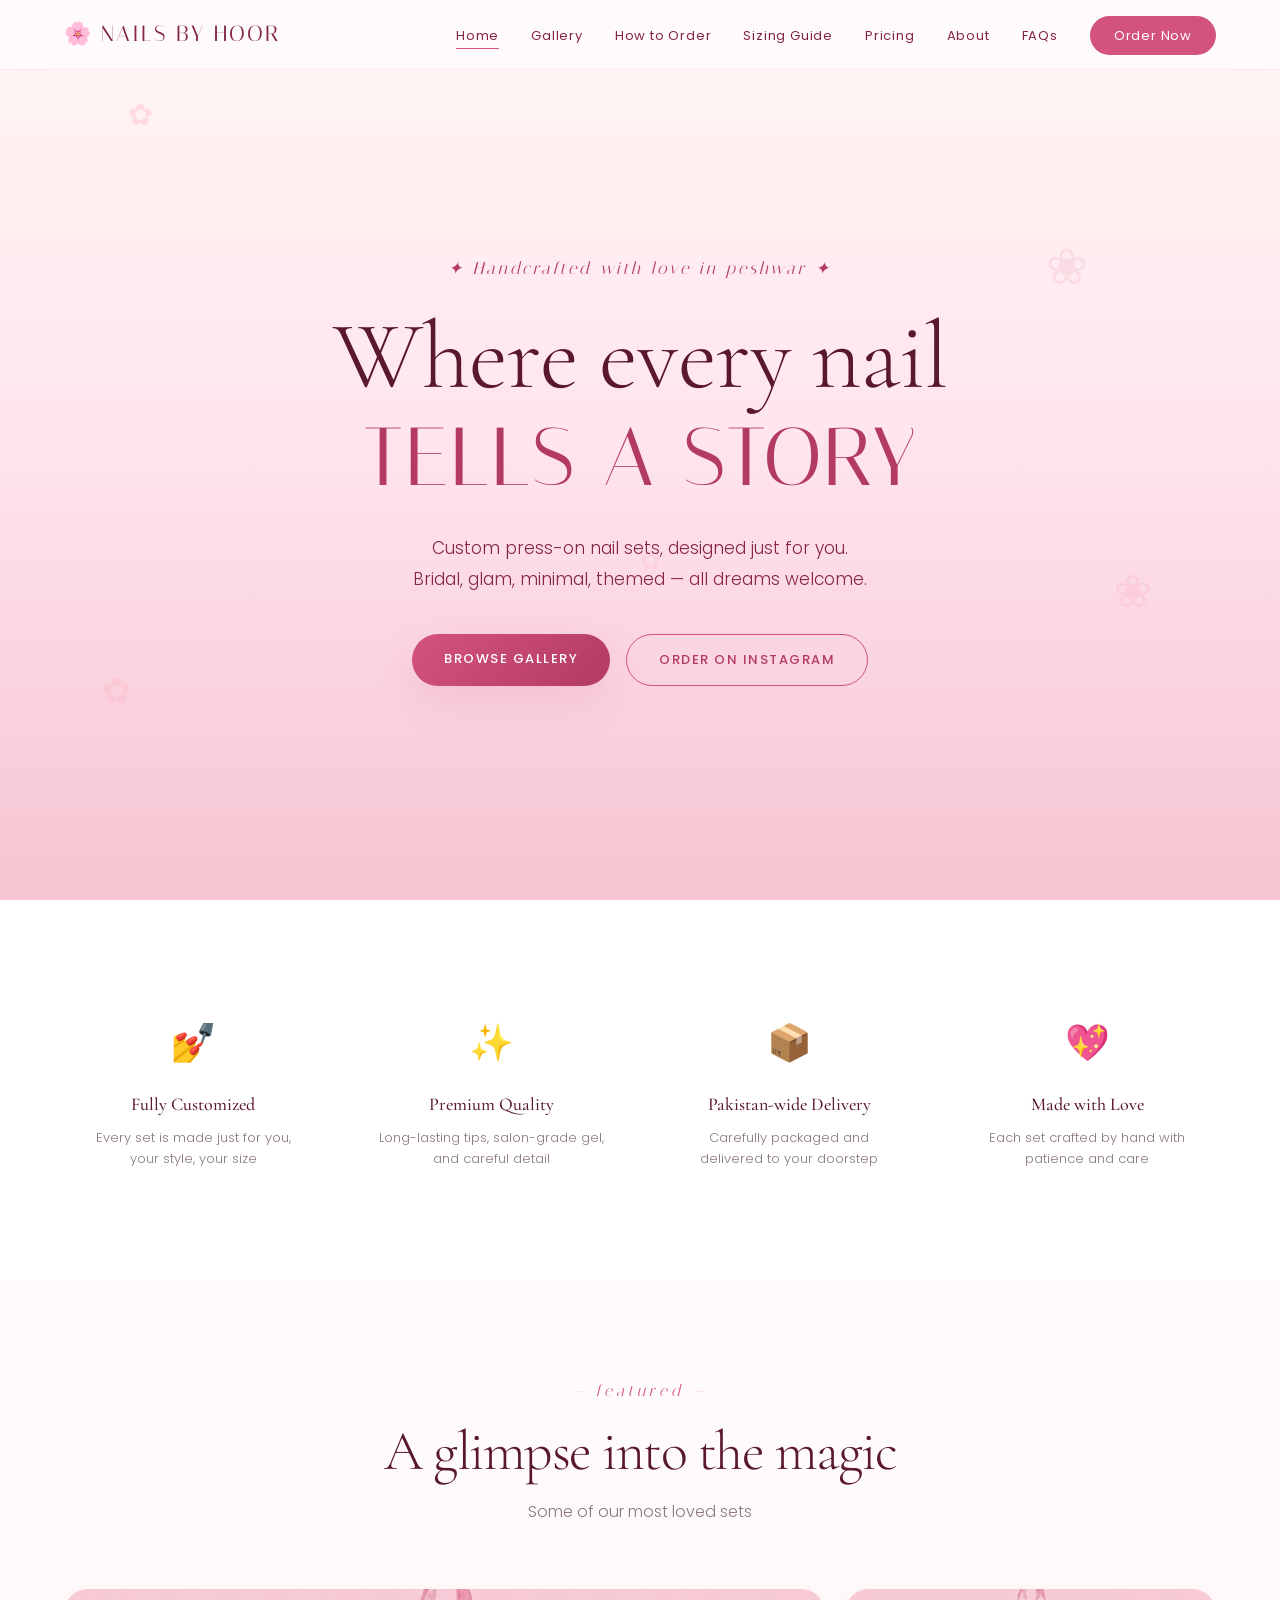
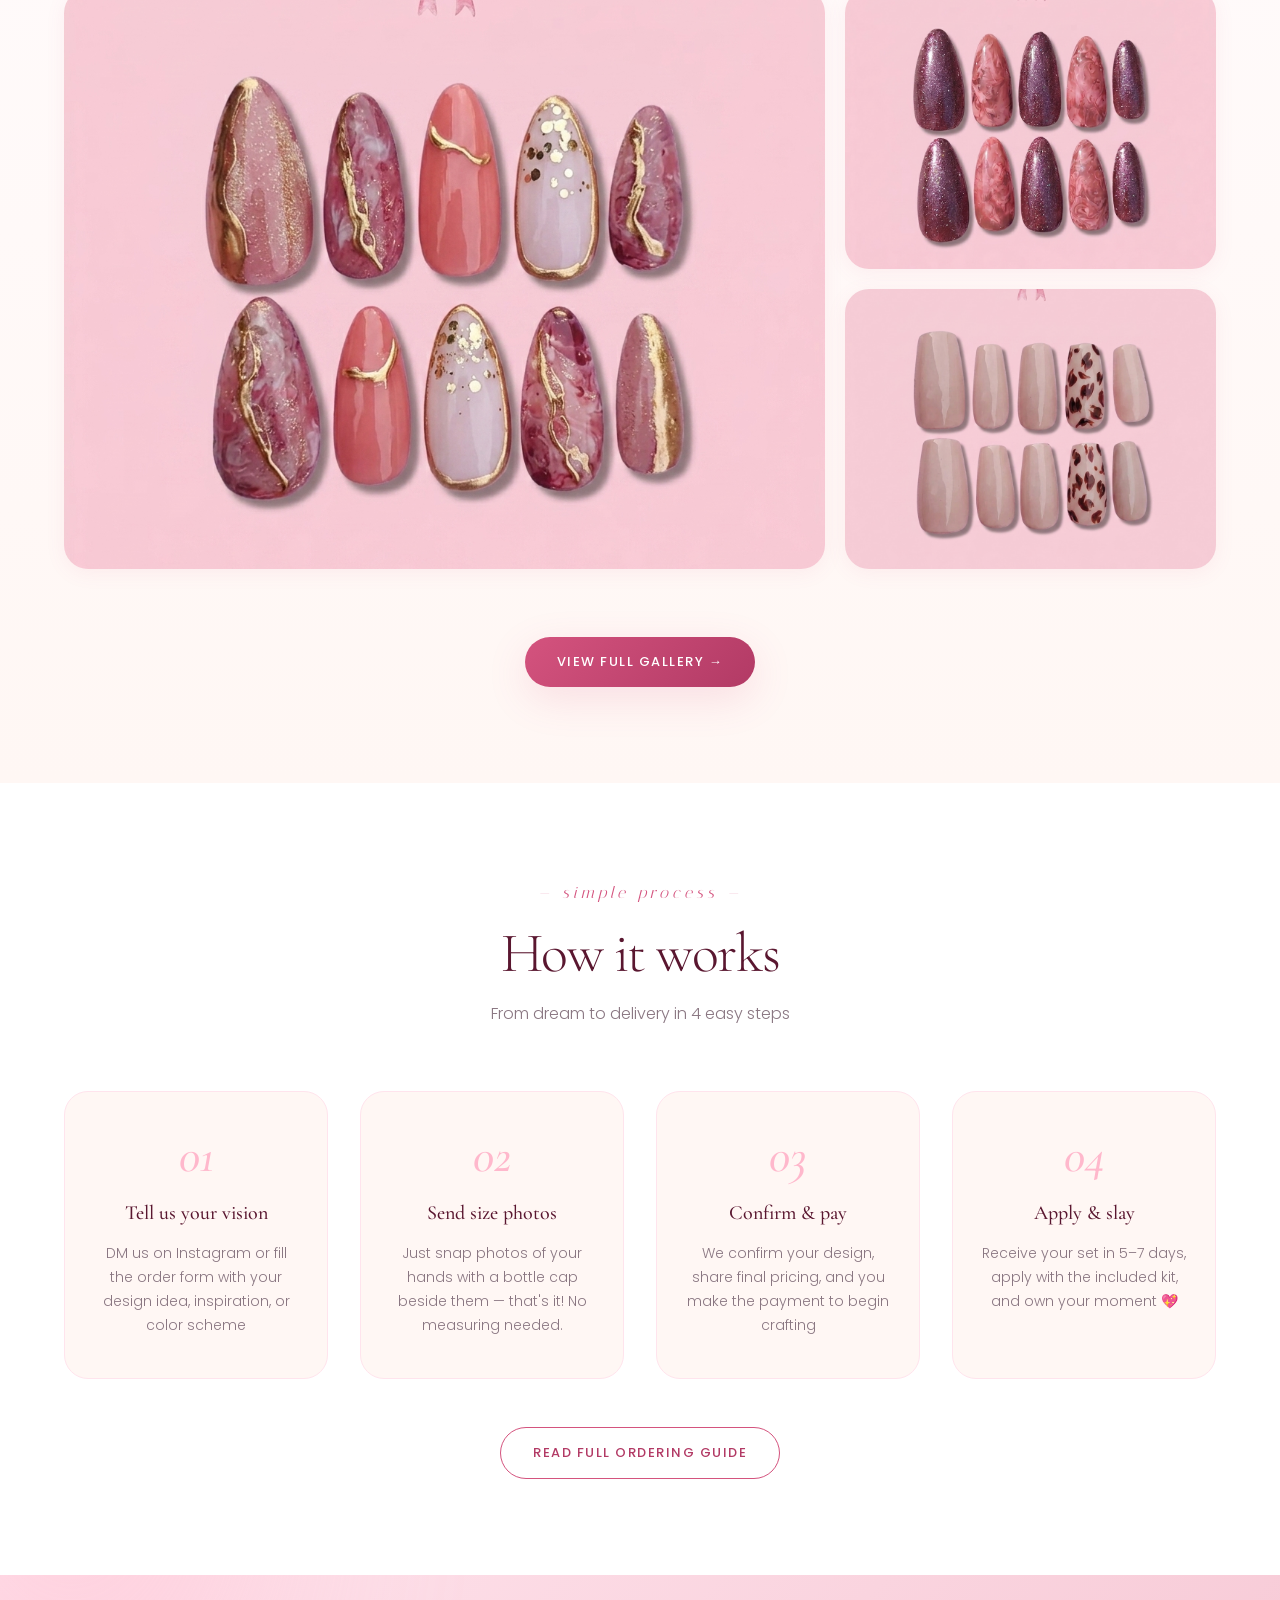
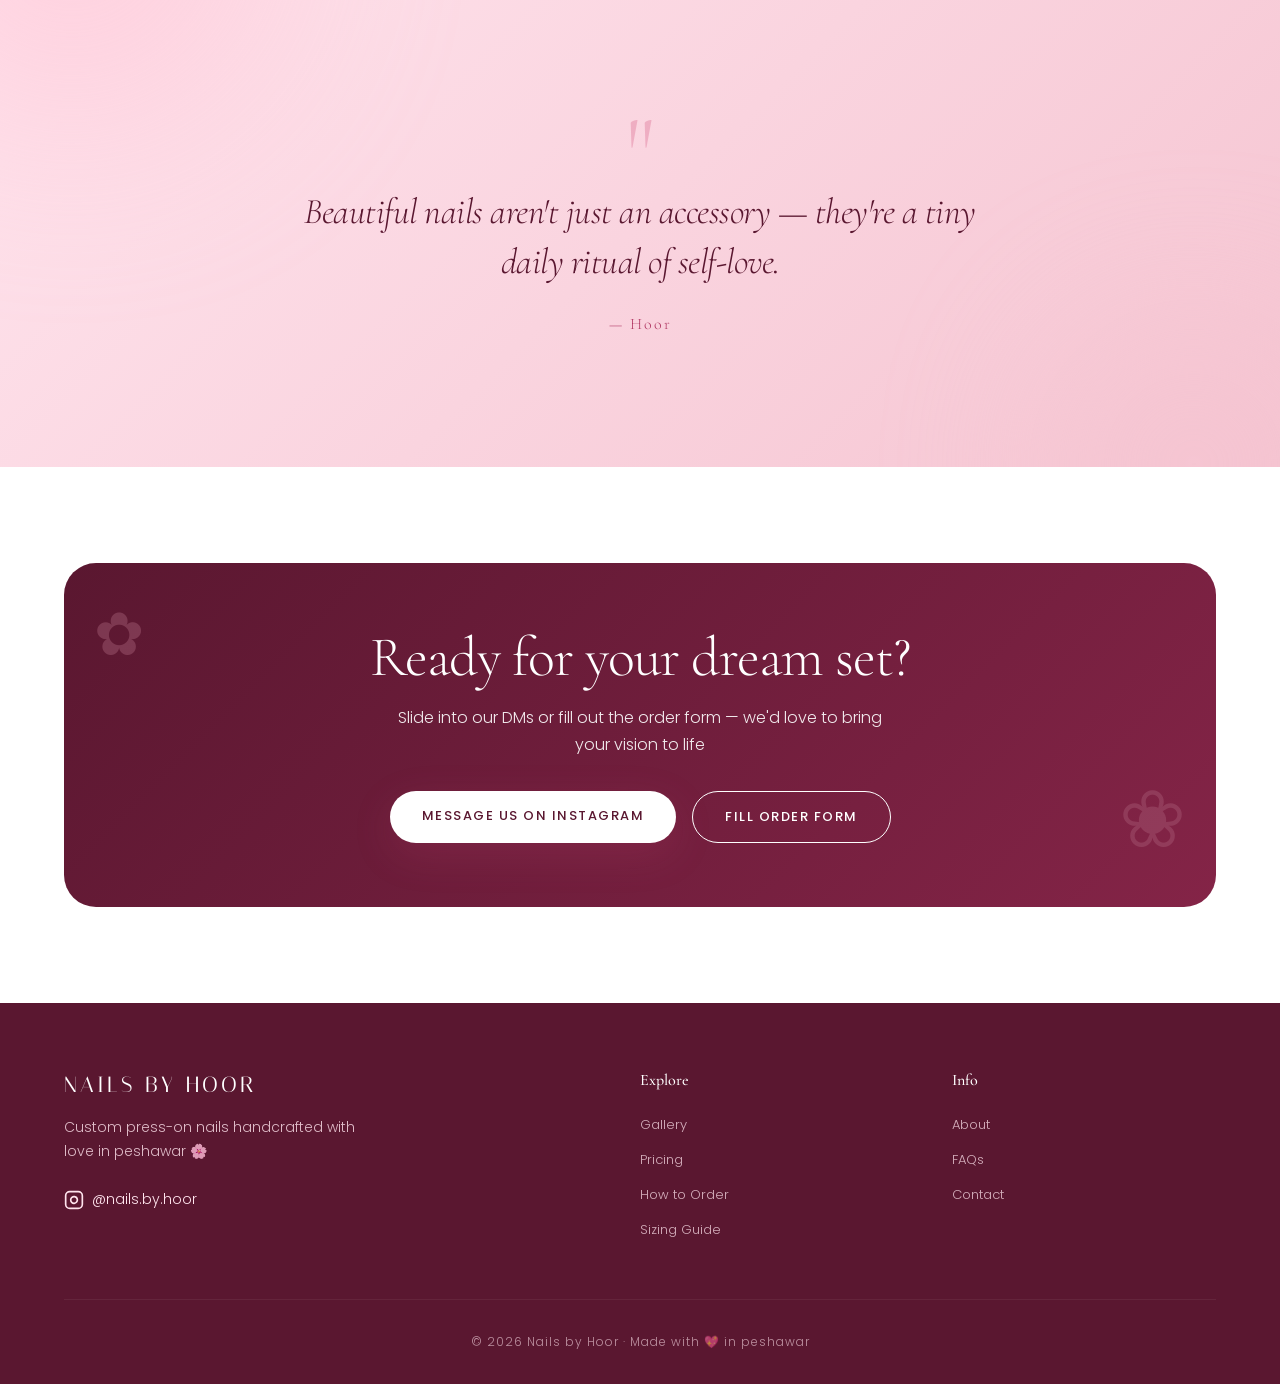
<file: index.html>
<!DOCTYPE html>
<html lang="en">

<head>
  <meta charset="UTF-8" />
  <meta name="viewport" content="width=device-width, initial-scale=1.0" />
  <title>Nails by Hoor — Custom Press-On Nails, Handcrafted in peshwar</title>
  <meta name="description"
    content="Luxury custom press-on nails handcrafted with love. Order your dream set on Instagram @nails.by.hoor" />
  <link rel="preconnect" href="https://fonts.googleapis.com" />
  <link rel="preconnect" href="https://fonts.gstatic.com" crossorigin />
  <link
    href="https://fonts.googleapis.com/css2?family=Cormorant+Garamond:ital,wght@0,300;0,400;0,500;0,600;1,300;1,400;1,500&family=Italiana&family=Poppins:wght@300;400;500;600&display=swap"
    rel="stylesheet" />

  <link rel="stylesheet" href="css/style.css" />
</head>

<body>

  <!-- NAVIGATION -->
  <nav class="navbar">
    <div class="nav-container">
      <a href="index.html" class="nav-logo">
        <span class="logo-mark">🌸</span>
        <span class="logo-text">Nails by Hoor</span>
      </a>
      <button class="nav-toggle" id="navToggle" aria-label="Menu">
        <span></span><span></span><span></span>
      </button>
      <ul class="nav-menu" id="navMenu">
        <li><a href="index.html" class="active">Home</a></li>
        <li><a href="gallery.html">Gallery</a></li>
        <li><a href="how-to-order.html">How to Order</a></li>
        <li><a href="sizing.html">Sizing Guide</a></li>
        <li><a href="pricing.html">Pricing</a></li>
        <li><a href="about.html">About</a></li>
        <li><a href="faq.html">FAQs</a></li>
        <li><a href="contact.html" class="nav-cta">Order Now</a></li>
      </ul>
    </div>
  </nav>

  <!-- HERO SECTION -->
  <section class="hero">
    <div class="hero-petals">
      <span class="petal p1">✿</span>
      <span class="petal p2">❀</span>
      <span class="petal p3">✿</span>
      <span class="petal p4">❀</span>
      <span class="petal p5">✿</span>
    </div>
    <div class="hero-content">
      <p class="hero-tagline fade-in">✦ Handcrafted with love in peshwar ✦</p>
      <h1 class="hero-title">
        <span class="hero-line-1 fade-in delay-1">Where every nail</span>
        <span class="hero-line-2 fade-in delay-2"><em>tells a story</em></span>
      </h1>
      <p class="hero-subtitle fade-in delay-3">
        Custom press-on nail sets, designed just for you.<br />
        Bridal, glam, minimal, themed — all dreams welcome.
      </p>
      <div class="hero-cta fade-in delay-4">
        <a href="gallery.html" class="btn btn-primary">Browse Gallery</a>
        <a href="https://instagram.com/nails.by.hoor" target="_blank" class="btn btn-outline">Order on Instagram</a>
      </div>
    </div>
  </section>

  <!-- INTRO STRIP -->
  <section class="intro-strip">
    <div class="container">
      <div class="strip-grid">
        <div class="strip-item">
          <div class="strip-icon">💅</div>
          <h3>Fully Customized</h3>
          <p>Every set is made just for you, your style, your size</p>
        </div>
        <div class="strip-item">
          <div class="strip-icon">✨</div>
          <h3>Premium Quality</h3>
          <p>Long-lasting tips, salon-grade gel, and careful detail</p>
        </div>
        <div class="strip-item">
          <div class="strip-icon">📦</div>
          <h3>Pakistan-wide Delivery</h3>
          <p>Carefully packaged and delivered to your doorstep</p>
        </div>
        <div class="strip-item">
          <div class="strip-icon">💖</div>
          <h3>Made with Love</h3>
          <p>Each set crafted by hand with patience and care</p>
        </div>
      </div>
    </div>
  </section>

  <!-- FEATURED WORK -->
  <section class="featured-section">
    <div class="container">
      <div class="section-header">
        <p class="section-eyebrow">— Featured —</p>
        <h2 class="section-title">A glimpse into the magic</h2>
        <p class="section-subtitle">Some of our most loved sets</p>
      </div>

      <div class="featured-grid">
        <div class="featured-item large">
          <div class="featured-img" style="background-image: url('images/pink-glitter.png')"></div>
          <div class="featured-overlay">
            <p class="featured-category">Bridal</p>
            <h3 class="featured-name">Pearl &amp; Lace</h3>
          </div>
        </div>
        <div class="featured-item">
          <div class="featured-img" style="background-image: url('images/crystal-drama.png')"></div>
          <div class="featured-overlay">
            <p class="featured-category">Glam</p>
            <h3 class="featured-name">Crystal Drama</h3>
          </div>
        </div>
        <div class="featured-item">
          <div class="featured-img" style="background-image: url('images/soft-nude.png')"></div>
          <div class="featured-overlay">
            <p class="featured-category">Minimal</p>
            <h3 class="featured-name">Soft Nude</h3>
          </div>
        </div>
        <div class="featured-item">
          <div class="featured-img" style="background-image: url('images/french-set.png')"></div>
          <div class="featured-overlay">
            <p class="featured-category">French</p>
            <h3 class="featured-name">Classic Tip</h3>
          </div>
        </div>
        <div class="featured-item">
          <div class="featured-img" style="background-image: url('images/spring-bloom.png')"></div>
          <div class="featured-overlay">
            <p class="featured-category">Themed</p>
            <h3 class="featured-name">Spring Bloom</h3>
          </div>
        </div>
      </div>

      <div class="section-cta">
        <a href="gallery.html" class="btn btn-primary">View Full Gallery →</a>
      </div>
    </div>
  </section>

  <!-- HOW IT WORKS -->
  <section class="how-section">
    <div class="container">
      <div class="section-header">
        <p class="section-eyebrow">— Simple Process —</p>
        <h2 class="section-title">How it works</h2>
        <p class="section-subtitle">From dream to delivery in 4 easy steps</p>
      </div>

      <div class="steps-grid">
        <div class="step-card">
          <div class="step-number">01</div>
          <h3>Tell us your vision</h3>
          <p>DM us on Instagram or fill the order form with your design idea, inspiration, or color scheme</p>
        </div>
        <div class="step-card">
          <div class="step-number">02</div>
          <h3>Send size photos</h3>
          <p>Just snap photos of your hands with a bottle cap beside them — that's it! No measuring needed.</p>
        </div>
        <div class="step-card">
          <div class="step-number">03</div>
          <h3>Confirm &amp; pay</h3>
          <p>We confirm your design, share final pricing, and you make the payment to begin crafting</p>
        </div>
        <div class="step-card">
          <div class="step-number">04</div>
          <h3>Apply &amp; slay</h3>
          <p>Receive your set in 5–7 days, apply with the included kit, and own your moment 💖</p>
        </div>
      </div>

      <div class="section-cta">
        <a href="how-to-order.html" class="btn btn-outline">Read full ordering guide</a>
      </div>
    </div>
  </section>

  <!-- TESTIMONIAL / QUOTE -->
  <section class="quote-section">
    <div class="container">
      <div class="quote-content">
        <span class="quote-mark">"</span>
        <p class="quote-text">
          Beautiful nails aren't just an accessory — they're a tiny daily ritual of self-love.
        </p>
        <p class="quote-author">— Hoor</p>
      </div>
    </div>
  </section>

  <!-- FINAL CTA -->
  <section class="final-cta">
    <div class="container">
      <div class="cta-card">
        <h2 class="cta-title">Ready for your dream set?</h2>
        <p class="cta-text">Slide into our DMs or fill out the order form — we'd love to bring your vision to life</p>
        <div class="cta-buttons">
          <a href="https://instagram.com/nails.by.hoor" target="_blank" class="btn btn-primary">Message us on
            Instagram</a>
          <a href="contact.html" class="btn btn-outline">Fill order form</a>
        </div>
      </div>
    </div>
  </section>

  <!-- FOOTER -->
  <footer class="footer">
    <div class="container">
      <div class="footer-grid">
        <div class="footer-brand">
          <h3>Nails by Hoor</h3>
          <p>Custom press-on nails handcrafted with love in peshawar 🌸</p>
          <div class="footer-social">
            <a href="https://instagram.com/nails.by.hoor" target="_blank" aria-label="Instagram">
              <svg width="20" height="20" viewBox="0 0 24 24" fill="none" stroke="currentColor" stroke-width="2">
                <rect x="2" y="2" width="20" height="20" rx="5" />
                <path d="M16 11.37A4 4 0 1112.63 8 4 4 0 0116 11.37z" />
                <line x1="17.5" y1="6.5" x2="17.51" y2="6.5" />
              </svg>
              @nails.by.hoor
            </a>
          </div>
        </div>
        <div class="footer-links">
          <h4>Explore</h4>
          <ul>
            <li><a href="gallery.html">Gallery</a></li>
            <li><a href="pricing.html">Pricing</a></li>
            <li><a href="how-to-order.html">How to Order</a></li>
            <li><a href="sizing.html">Sizing Guide</a></li>
          </ul>
        </div>
        <div class="footer-links">
          <h4>Info</h4>
          <ul>
            <li><a href="about.html">About</a></li>
            <li><a href="faq.html">FAQs</a></li>
            <li><a href="contact.html">Contact</a></li>
          </ul>
        </div>
      </div>
      <div class="footer-bottom">
        <p>© 2026 Nails by Hoor · Made with 💖 in peshawar</p>
      </div>
    </div>
  </footer>

  <script src="js/main.js"></script>
</body>

</html>
</file>
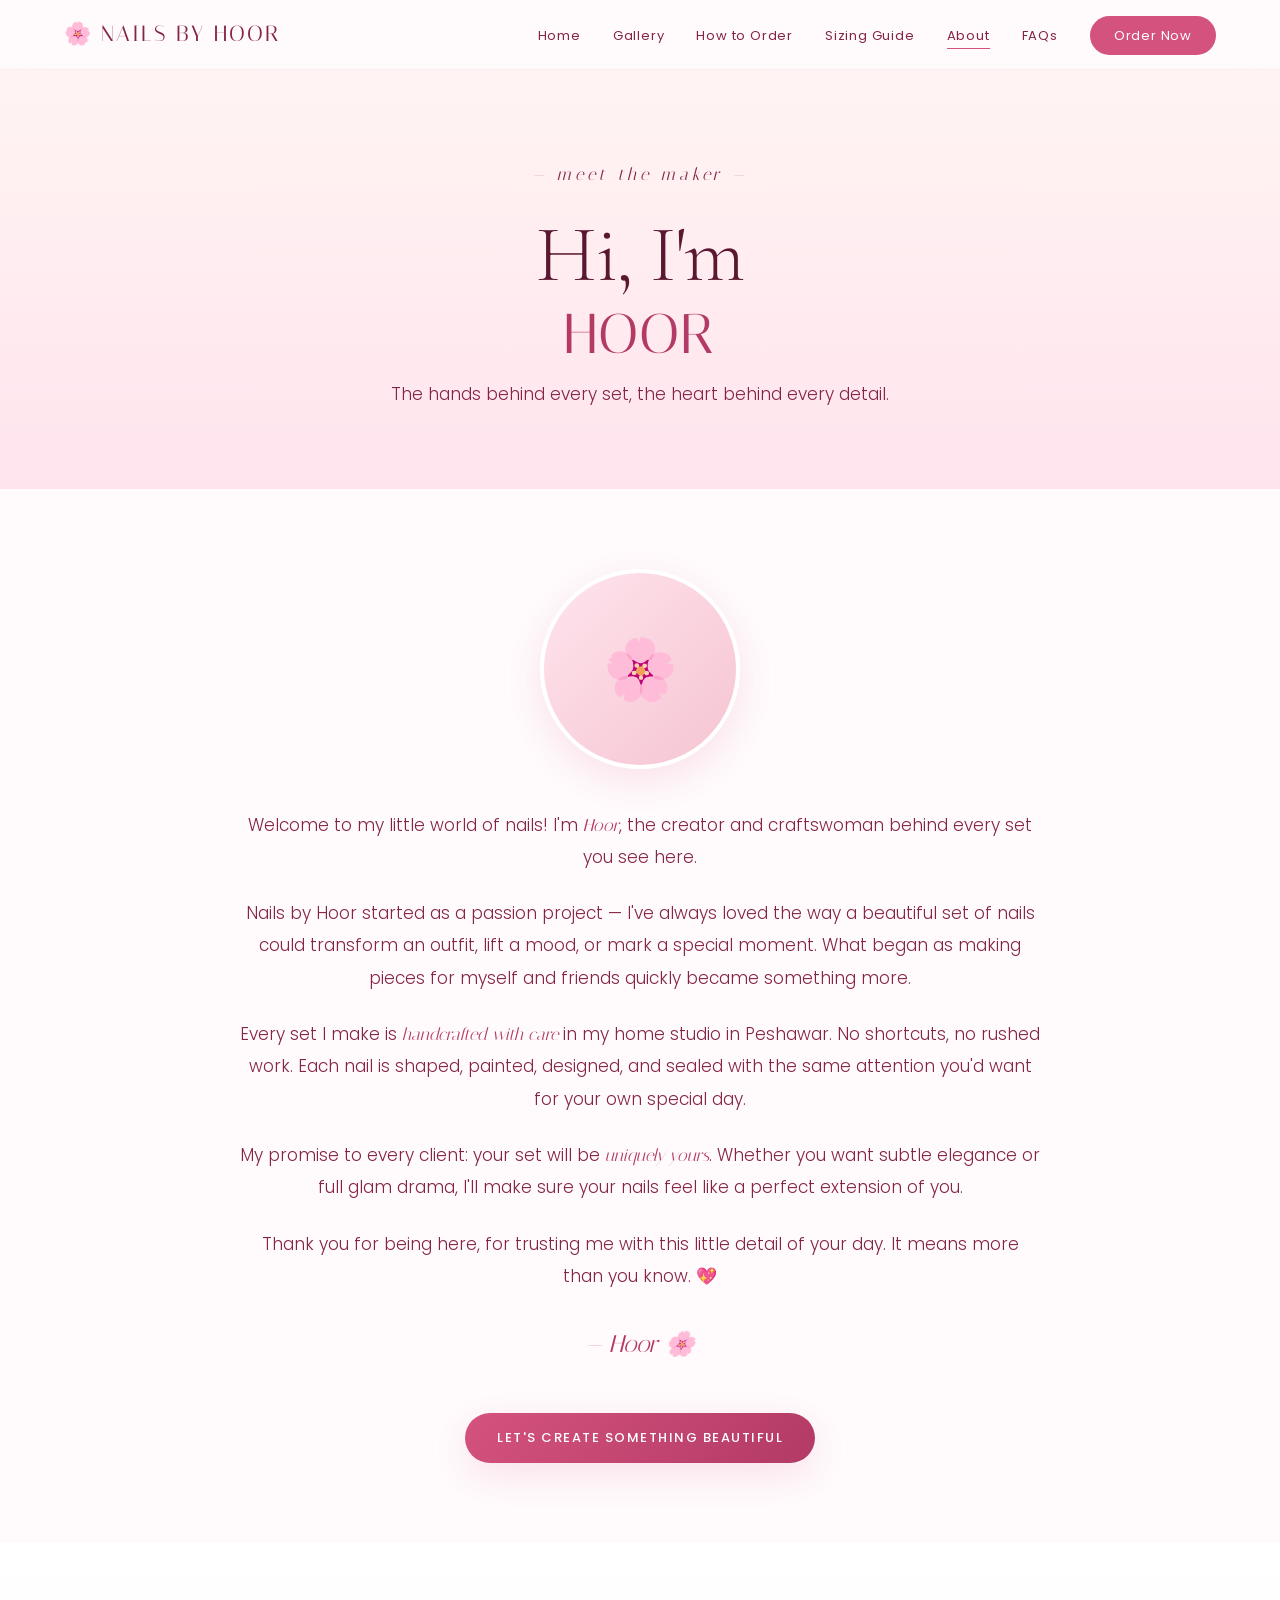
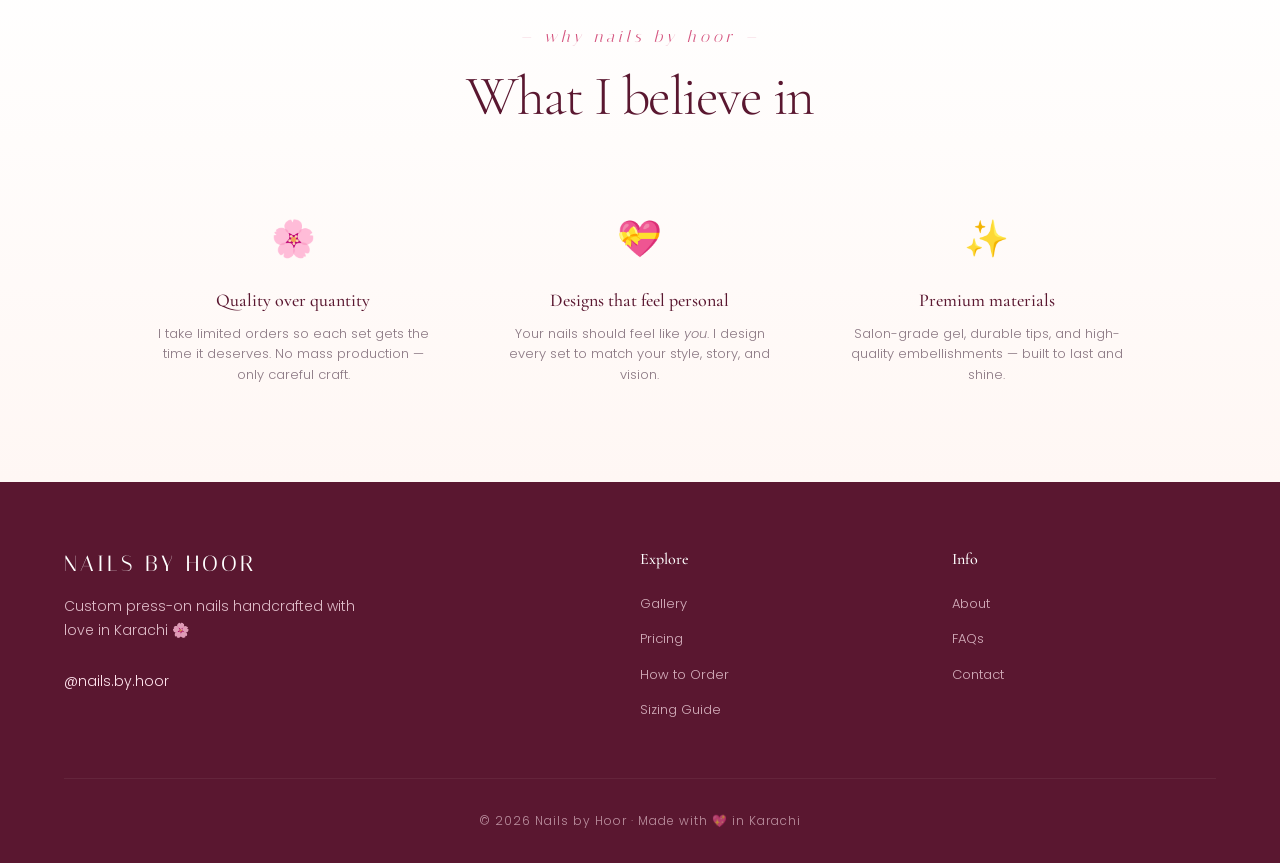
<file: about.html>
<!DOCTYPE html>
<html lang="en">

<head>
  <meta charset="UTF-8" />
  <meta name="viewport" content="width=device-width, initial-scale=1.0" />
  <title>About — Nails by Hoor</title>
  <link rel="preconnect" href="https://fonts.googleapis.com" />
  <link rel="preconnect" href="https://fonts.gstatic.com" crossorigin />
  <link
    href="https://fonts.googleapis.com/css2?family=Cormorant+Garamond:ital,wght@0,300;0,400;0,500;0,600;1,300;1,400;1,500&family=Italiana&family=Poppins:wght@300;400;500;600&display=swap"
    rel="stylesheet" />
  <link rel="stylesheet" href="css/style.css" />
</head>

<body>

  <nav class="navbar">
    <div class="nav-container">
      <a href="index.html" class="nav-logo">
        <span class="logo-mark">🌸</span>
        <span class="logo-text">Nails by Hoor</span>
      </a>
      <button class="nav-toggle" id="navToggle"><span></span><span></span><span></span></button>
      <ul class="nav-menu" id="navMenu">
        <li><a href="index.html">Home</a></li>
        <li><a href="gallery.html">Gallery</a></li>
        <li><a href="how-to-order.html">How to Order</a></li>
        <li><a href="sizing.html">Sizing Guide</a></li>
        <li><a hr <li><a href="about.html" class="active">About</a></li>
        <li><a href="faq.html">FAQs</a></li>
        <li><a href="contact.html" class="nav-cta">Order Now</a></li>
      </ul>
    </div>
  </nav>

  <section class="page-hero">
    <div class="container">
      <p class="section-eyebrow">— Meet the Maker —</p>
      <h1>Hi, I'm <em>Hoor</em></h1>
      <p>The hands behind every set, the heart behind every detail.</p>
    </div>
  </section>

  <section class="page-section">
    <div class="container">
      <div class="about-content">

        <div class="about-photo">
          🌸
        </div>

        <p class="about-text">
          Welcome to my little world of nails! I'm <em>Hoor</em>, the creator and craftswoman behind every set you see
          here.
        </p>

        <p class="about-text">
          Nails by Hoor started as a passion project — I've always loved the way a beautiful set of nails could
          transform an outfit, lift a mood, or mark a special moment. What began as making pieces for myself and friends
          quickly became something more.
        </p>

        <p class="about-text">
          Every set I make is <em>handcrafted with care</em> in my home studio in Peshawar. No shortcuts, no rushed
          work.
          Each nail is shaped, painted, designed, and sealed with the same attention you'd want for your own special
          day.
        </p>

        <p class="about-text">
          My promise to every client: your set will be <em>uniquely yours</em>. Whether you want subtle elegance or full
          glam drama, I'll make sure your nails feel like a perfect extension of you.
        </p>

        <p class="about-text">
          Thank you for being here, for trusting me with this little detail of your day. It means more than you know. 💖
        </p>

        <p class="about-signature">
          — Hoor 🌸
        </p>

        <div style="margin-top: 3rem;">
          <a href="contact.html" class="btn btn-primary">Let's create something beautiful</a>
        </div>

      </div>
    </div>
  </section>

  <!-- Values section -->
  <section class="page-section" style="background: linear-gradient(180deg, var(--soft-white), var(--ivory));">
    <div class="container">
      <div class="section-header">
        <p class="section-eyebrow">— Why Nails by Hoor —</p>
        <h2 class="section-title">What I believe in</h2>
      </div>

      <div class="strip-grid" style="max-width: 1000px; margin: 0 auto;">
        <div class="strip-item">
          <div class="strip-icon">🌸</div>
          <h3>Quality over quantity</h3>
          <p>I take limited orders so each set gets the time it deserves. No mass production — only careful craft.</p>
        </div>
        <div class="strip-item">
          <div class="strip-icon">💝</div>
          <h3>Designs that feel personal</h3>
          <p>Your nails should feel like <em>you</em>. I design every set to match your style, story, and vision.</p>
        </div>
        <div class="strip-item">
          <div class="strip-icon">✨</div>
          <h3>Premium materials</h3>
          <p>Salon-grade gel, durable tips, and high-quality embellishments — built to last and shine.</p>
        </div>
      </div>
    </div>
  </section>

  <footer class="footer">
    <div class="container">
      <div class="footer-grid">
        <div class="footer-brand">
          <h3>Nails by Hoor</h3>
          <p>Custom press-on nails handcrafted with love in Karachi 🌸</p>
          <div class="footer-social">
            <a href="https://instagram.com/nails.by.hoor" target="_blank">@nails.by.hoor</a>
          </div>
        </div>
        <div class="footer-links">
          <h4>Explore</h4>
          <ul>
            <li><a href="gallery.html">Gallery</a></li>
            <li><a href="pricing.html">Pricing</a></li>
            <li><a href="how-to-order.html">How to Order</a></li>
            <li><a href="sizing.html">Sizing Guide</a></li>
          </ul>
        </div>
        <div class="footer-links">
          <h4>Info</h4>
          <ul>
            <li><a href="about.html">About</a></li>
            <li><a href="faq.html">FAQs</a></li>
            <li><a href="contact.html">Contact</a></li>
          </ul>
        </div>
      </div>
      <div class="footer-bottom">
        <p>© 2026 Nails by Hoor · Made with 💖 in Karachi</p>
      </div>
    </div>
  </footer>

  <script src="js/main.js"></script>
</body>

</html>
</file>
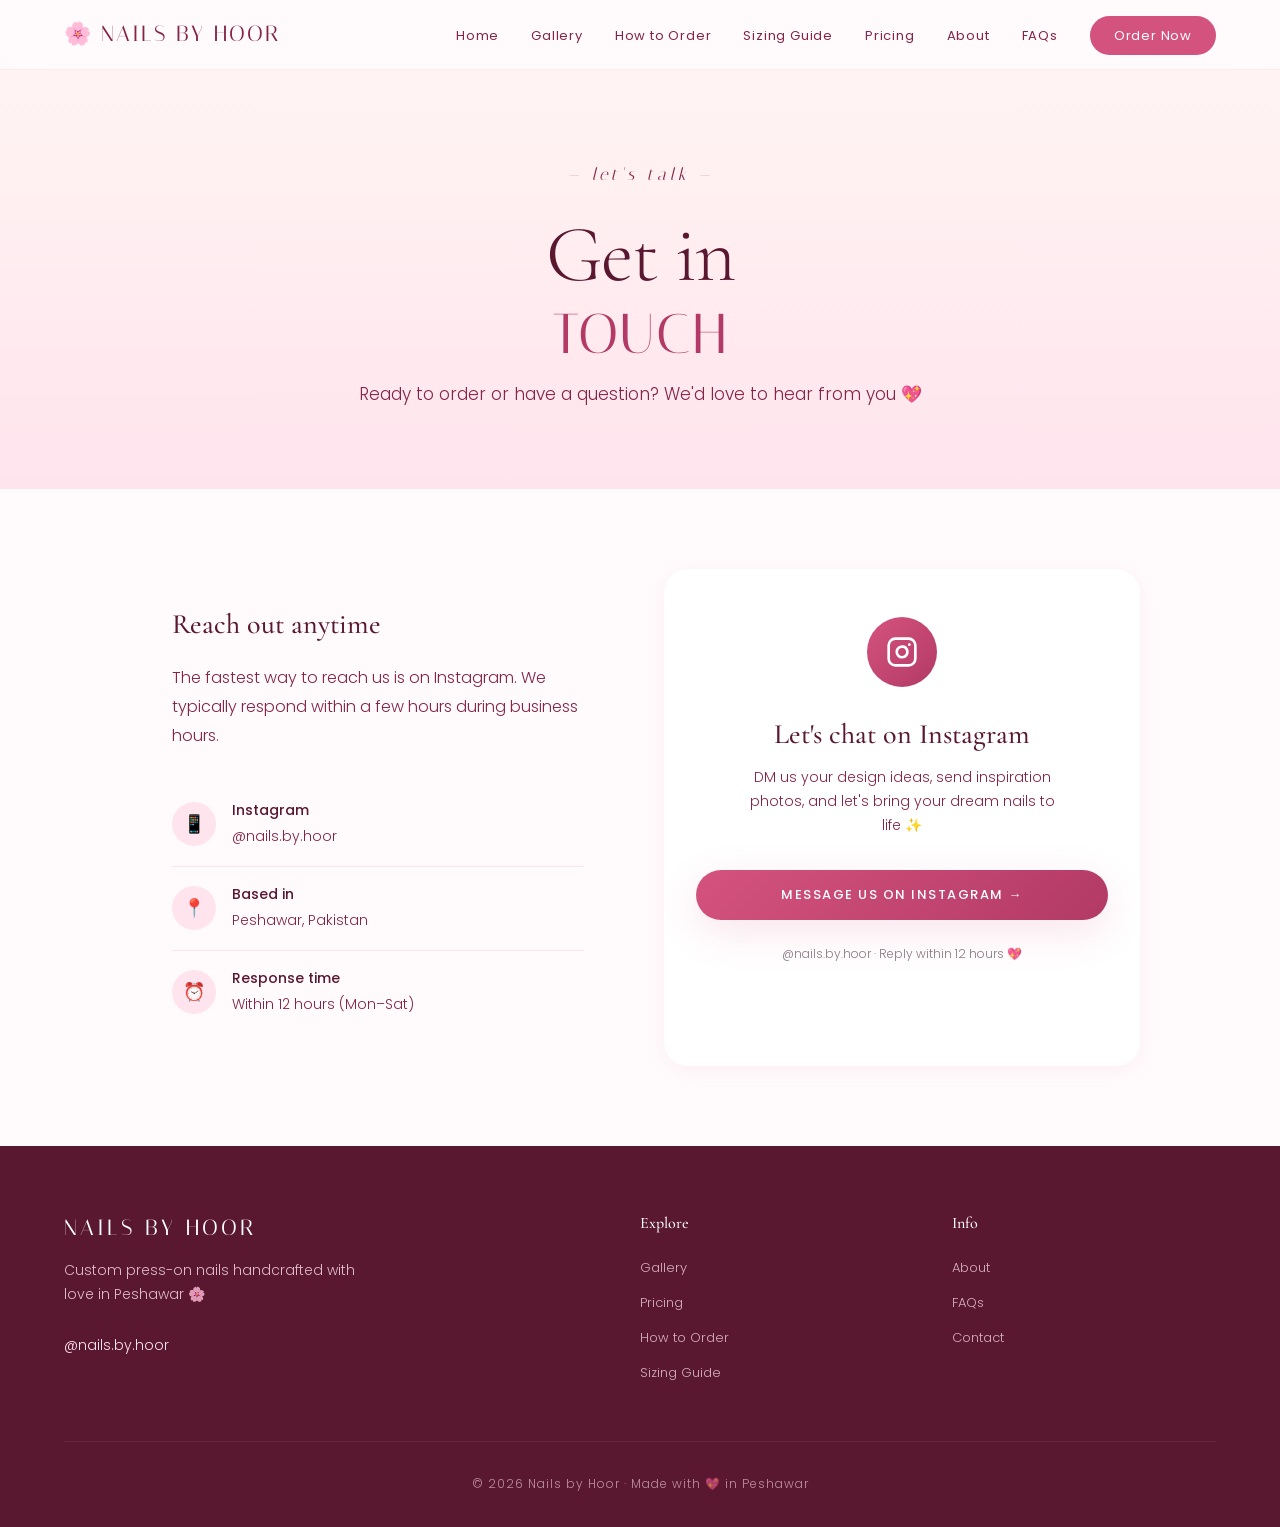
<file: contact.html>
<!DOCTYPE html>
<html lang="en">

<head>
  <meta charset="UTF-8" />
  <meta name="viewport" content="width=device-width, initial-scale=1.0" />
  <title>Contact &amp; Order — Nails by Hoor</title>
  <link rel="preconnect" href="https://fonts.googleapis.com" />
  <link rel="preconnect" href="https://fonts.gstatic.com" crossorigin />
  <link
    href="https://fonts.googleapis.com/css2?family=Cormorant+Garamond:ital,wght@0,300;0,400;0,500;0,600;1,300;1,400;1,500&family=Italiana&family=Poppins:wght@300;400;500;600&display=swap"
    rel="stylesheet" />
  <link rel="stylesheet" href="css/style.css" />
</head>

<body>

  <nav class="navbar">
    <div class="nav-container">
      <a href="index.html" class="nav-logo">
        <span class="logo-mark">🌸</span>
        <span class="logo-text">Nails by Hoor</span>
      </a>
      <button class="nav-toggle" id="navToggle"><span></span><span></span><span></span></button>
      <ul class="nav-menu" id="navMenu">
        <li><a href="index.html">Home</a></li>
        <li><a href="gallery.html">Gallery</a></li>
        <li><a href="how-to-order.html">How to Order</a></li>
        <li><a href="sizing.html">Sizing Guide</a></li>
        <li><a href="pricing.html">Pricing</a></li>
        <li><a href="about.html">About</a></li>
        <li><a href="faq.html">FAQs</a></li>
        <li><a href="contact.html" class="nav-cta active">Order Now</a></li>
      </ul>
    </div>
  </nav>

  <section class="page-hero">
    <div class="container">
      <p class="section-eyebrow">— Let's Talk —</p>
      <h1>Get in <em>touch</em></h1>
      <p>Ready to order or have a question? We'd love to hear from you 💖</p>
    </div>
  </section>

  <section class="page-section">
    <div class="container">
      <div class="contact-grid">

        <!-- Contact info -->
        <div class="contact-info">
          <h3>Reach out anytime</h3>
          <p>The fastest way to reach us is on Instagram. We typically respond within a few hours during business hours.
          </p>

          <div class="contact-method">
            <div class="contact-icon">📱</div>
            <div>
              <strong>Instagram</strong>
              <a href="https://instagram.com/nails.by.hoor" target="_blank">@nails.by.hoor</a>
            </div>
          </div>



          <div class="contact-method">
            <div class="contact-icon">📍</div>
            <div>
              <strong>Based in</strong>
              <span>Peshawar, Pakistan</span>
            </div>
          </div>

          <div class="contact-method">
            <div class="contact-icon">⏰</div>
            <div>
              <strong>Response time</strong>
              <span>Within 12 hours (Mon–Sat)</span>
            </div>
          </div>
        </div>

      <!-- Instagram CTA Card -->
        <div class="contact-form" style="text-align: center; padding: 3rem 2rem;">
          <div
            style="width: 70px; height: 70px; margin: 0 auto 1.5rem; background: linear-gradient(135deg, var(--rose) 0%, var(--rose-deep) 100%); border-radius: 50%; display: flex; align-items: center; justify-content: center;">
            <svg width="32" height="32" viewBox="0 0 24 24" fill="none" stroke="white" stroke-width="2"
              stroke-linecap="round" stroke-linejoin="round">
              <rect x="2" y="2" width="20" height="20" rx="5" />
              <path d="M16 11.37A4 4 0 1112.63 8 4 4 0 0116 11.37z" />
              <line x1="17.5" y1="6.5" x2="17.51" y2="6.5" />
            </svg>
          </div>

          <h3
            style="font-family: var(--font-heading); font-size: 28px; color: var(--burgundy); font-weight: 500; margin-bottom: 0.5rem;">
            Let's chat on Instagram</h3>

          <p
            style="font-size: 14px; color: var(--mauve); margin-bottom: 2rem; max-width: 320px; margin-left: auto; margin-right: auto; line-height: 1.7;">
            DM us your design ideas, send inspiration photos, and let's bring your dream nails to life ✨</p>

          <a href="https://instagram.com/nails.by.hoor" target="_blank" class="btn btn-primary"
            style="display: inline-block; padding: 14px 36px; font-size: 13px;">
            Message us on Instagram →
          </a>

          <p style="font-size: 12px; color: var(--gray-warm); margin-top: 1.5rem;">@nails.by.hoor · Reply within 12
            hours 💖</p>
        </div>

      </div>
    </div>
  </section>

  <footer class="footer">
    <div class="container">
      <div class="footer-grid">
        <div class="footer-brand">
          <h3>Nails by Hoor</h3>
          <p>Custom press-on nails handcrafted with love in Peshawar 🌸</p>
          <div class="footer-social">
            <a href="https://instagram.com/nails.by.hoor" target="_blank">@nails.by.hoor</a>
          </div>
        </div>
        <div class="footer-links">
          <h4>Explore</h4>
          <ul>
            <li><a href="gallery.html">Gallery</a></li>
            <li><a href="pricing.html">Pricing</a></li>
            <li><a href="how-to-order.html">How to Order</a></li>
            <li><a href="sizing.html">Sizing Guide</a></li>
          </ul>
        </div>
        <div class="footer-links">
          <h4>Info</h4>
          <ul>
            <li><a href="about.html">About</a></li>
            <li><a href="faq.html">FAQs</a></li>
            <li><a href="contact.html">Contact</a></li>
          </ul>
        </div>
      </div>
      <div class="footer-bottom">
        <p>© 2026 Nails by Hoor · Made with 💖 in Peshawar</p>
      </div>
    </div>
  </footer>

  <script src="js/main.js"></script>
</body>

</html>
</file>
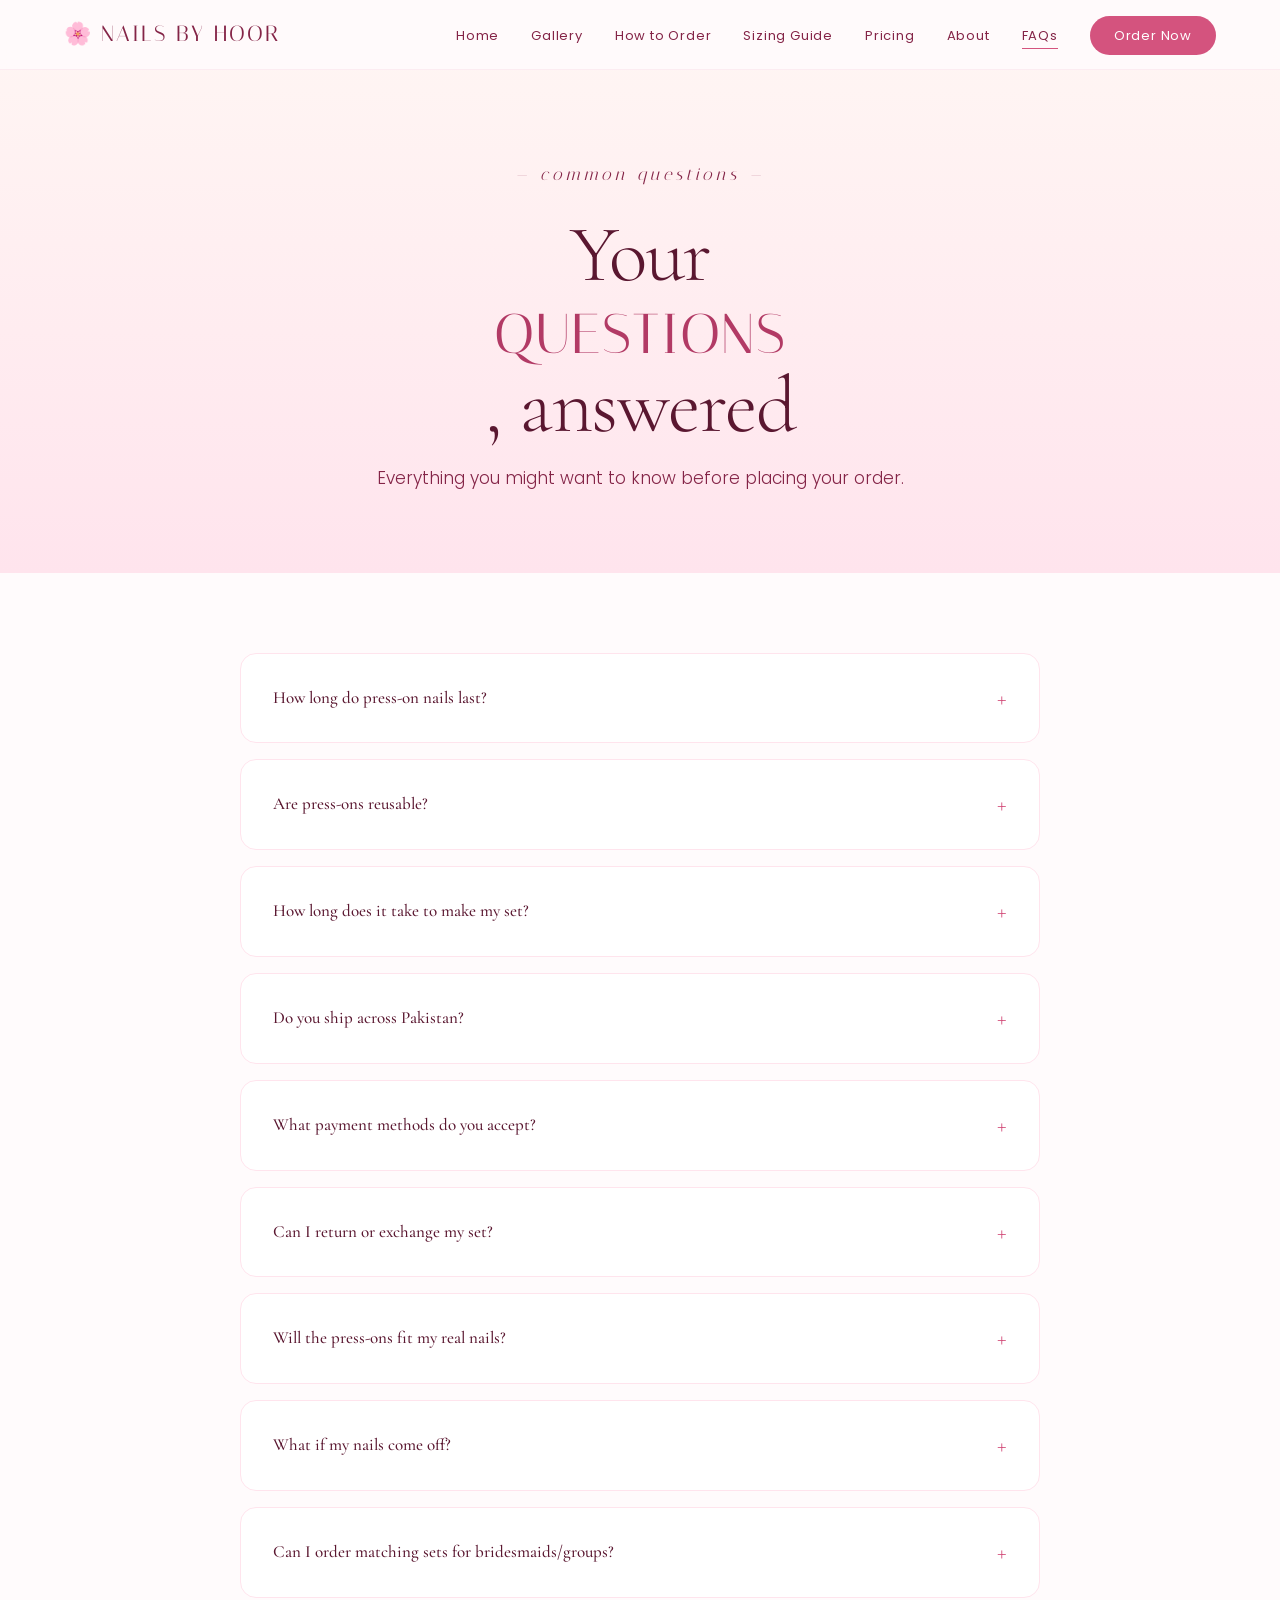
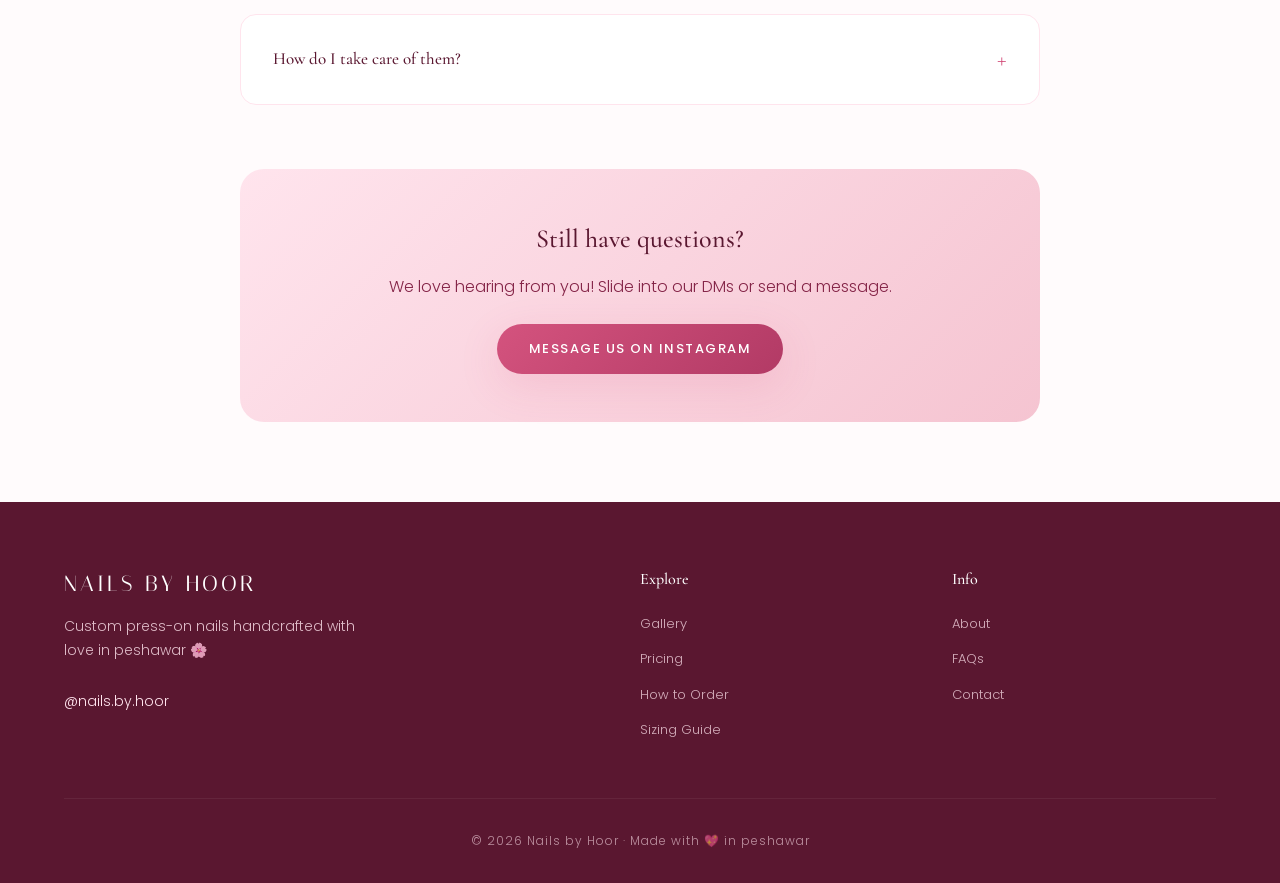
<file: faq.html>
<!DOCTYPE html>
<html lang="en">

<head>
  <meta charset="UTF-8" />
  <meta name="viewport" content="width=device-width, initial-scale=1.0" />
  <title>FAQs — Nails by Hoor</title>
  <link rel="preconnect" href="https://fonts.googleapis.com" />
  <link rel="preconnect" href="https://fonts.gstatic.com" crossorigin />
  <link
    href="https://fonts.googleapis.com/css2?family=Cormorant+Garamond:ital,wght@0,300;0,400;0,500;0,600;1,300;1,400;1,500&family=Italiana&family=Poppins:wght@300;400;500;600&display=swap"
    rel="stylesheet" />
  <link rel="stylesheet" href="css/style.css" />
</head>

<body>

  <nav class="navbar">
    <div class="nav-container">
      <a href="index.html" class="nav-logo">
        <span class="logo-mark">🌸</span>
        <span class="logo-text">Nails by Hoor</span>
      </a>
      <button class="nav-toggle" id="navToggle"><span></span><span></span><span></span></button>
      <ul class="nav-menu" id="navMenu">
        <li><a href="index.html">Home</a></li>
        <li><a href="gallery.html">Gallery</a></li>
        <li><a href="how-to-order.html">How to Order</a></li>
        <li><a href="sizing.html">Sizing Guide</a></li>
        <li><a href="pricing.html">Pricing</a></li>
        <li><a href="about.html">About</a></li>
        <li><a href="faq.html" class="active">FAQs</a></li>
        <li><a href="contact.html" class="nav-cta">Order Now</a></li>
      </ul>
    </div>
  </nav>

  <section class="page-hero">
    <div class="container">
      <p class="section-eyebrow">— Common Questions —</p>
      <h1>Your <em>questions</em>, answered</h1>
      <p>Everything you might want to know before placing your order.</p>
    </div>
  </section>

  <section class="page-section">
    <div class="container">

      <div class="faq-list">

        <div class="faq-item">
          <div class="faq-question">
            <span>How long do press-on nails last?</span>
            <span class="faq-toggle">+</span>
          </div>
          <div class="faq-answer">
            <p>With proper application and care, our press-ons typically last 1–3 weeks per wear. Some clients even get
              them to last longer! Application care matters: avoid soaking hands too much, wear gloves while doing
              dishes, and treat them gently for maximum wear time.</p>
          </div>
        </div>

        <div class="faq-item">
          <div class="faq-question">
            <span>Are press-ons reusable?</span>
            <span class="faq-toggle">+</span>
          </div>
          <div class="faq-answer">
            <p>Yes! With careful removal and storage, you can reuse our sets 3–5 times. Each set comes with care
              instructions to help you make the most of them. We recommend using nail tabs (sticky pads) for shorter
              wears if you plan to reuse.</p>
          </div>
        </div>

        <div class="faq-item">
          <div class="faq-question">
            <span>How long does it take to make my set?</span>
            <span class="faq-toggle">+</span>
          </div>
          <div class="faq-answer">
            <p>Standard turnaround is 5–7 days from order confirmation. Bridal and luxe sets may take 7–10 days due to
              detail work. Need it sooner? Add our rush option (3-day turnaround) for an additional fee. We'll always
              confirm timeline before you pay!</p>
          </div>
        </div>

        <div class="faq-item">
          <div class="faq-question">
            <span>Do you ship across Pakistan?</span>
            <span class="faq-toggle">+</span>
          </div>
          <div class="faq-answer">
            <p>Yes! We ship Pakistan-wide via TCS or Leopard Courier. peshwar delivery: 1–2 days. Other cities: 3–5
              days. Delivery charges are added at checkout based on your location.</p>
          </div>
        </div>

        <div class="faq-item">
          <div class="faq-question">
            <span>What payment methods do you accept?</span>
            <span class="faq-toggle">+</span>
          </div>
          <div class="faq-answer">
            <p>We accept JazzCash, Easypaisa, and bank transfer (HBL, MCB, etc.). Full payment is required to start
              crafting. Cash on delivery is currently not available since each set is custom-made.</p>
          </div>
        </div>

        <div class="faq-item">
          <div class="faq-question">
            <span>Can I return or exchange my set?</span>
            <span class="faq-toggle">+</span>
          </div>
          <div class="faq-answer">
            <p>Since every set is custom-made just for you, returns/refunds are not possible. However, if there's a
              quality issue or sizing problem on our end, please reach out within 48 hours of delivery and we'll make it
              right!</p>
          </div>
        </div>

        <div class="faq-item">
          <div class="faq-question">
            <span>Will the press-ons fit my real nails?</span>
            <span class="faq-toggle">+</span>
          </div>
          <div class="faq-answer">
            <p>Yes — as long as you send clear sizing photos! Our method is easy: just place your hand flat with a
              bottle cap beside it and snap a photo. Check our <a href="sizing.html"
                style="color: var(--rose-deep);">sizing guide</a> for the full step-by-step process.</p>
          </div>
        </div>

        <div class="faq-item">
          <div class="faq-question">
            <span>What if my nails come off?</span>
            <span class="faq-toggle">+</span>
          </div>
          <div class="faq-answer">
            <p>Press-ons can lift if not applied correctly. The application kit includes glue and a prep wipe — make
              sure to clean and dehydrate your natural nails before applying. Press firmly for 30 seconds. If you're new
              to press-ons, watch our application tutorial saved on Instagram highlights!</p>
          </div>
        </div>

        <div class="faq-item">
          <div class="faq-question">
            <span>Can I order matching sets for bridesmaids/groups?</span>
            <span class="faq-toggle">+</span>
          </div>
          <div class="faq-answer">
            <p>Absolutely! Group orders (3+ sets) get a 10% discount. Perfect for bridal parties, birthday squads, or
              matching with your sis. DM us with details and we'll send you a custom quote.</p>
          </div>
        </div>

        <div class="faq-item">
          <div class="faq-question">
            <span>How do I take care of them?</span>
            <span class="faq-toggle">+</span>
          </div>
          <div class="faq-answer">
            <p>Each set comes with a care card, but the basics: avoid harsh chemicals, wear gloves for cleaning, don't
              pick or pry them off, and remove with cuticle oil + warm water. Treat them gently and they'll thank you!
            </p>
          </div>
        </div>

      </div>

      <div
        style="text-align: center; margin-top: 4rem; padding: 3rem 2rem; background: linear-gradient(135deg, var(--petal), var(--blush)); border-radius: 24px; max-width: 800px; margin-left: auto; margin-right: auto;">
        <h3
          style="font-family: var(--font-heading); font-size: 26px; color: var(--burgundy); margin-bottom: 0.75rem; font-weight: 500;">
          Still have questions?</h3>
        <p style="color: var(--mauve); margin-bottom: 1.5rem;">We love hearing from you! Slide into our DMs or send a
          message.</p>
        <a href="https://instagram.com/nails.by.hoor" target="_blank" class="btn btn-primary">Message us on
          Instagram</a>
      </div>

    </div>
  </section>

  <footer class="footer">
    <div class="container">
      <div class="footer-grid">
        <div class="footer-brand">
          <h3>Nails by Hoor</h3>
          <p>Custom press-on nails handcrafted with love in peshawar 🌸</p>
          <div class="footer-social">
            <a href="https://instagram.com/nails.by.hoor" target="_blank">@nails.by.hoor</a>
          </div>
        </div>
        <div class="footer-links">
          <h4>Explore</h4>
          <ul>
            <li><a href="gallery.html">Gallery</a></li>
            <li><a href="pricing.html">Pricing</a></li>
            <li><a href="how-to-order.html">How to Order</a></li>
            <li><a href="sizing.html">Sizing Guide</a></li>
          </ul>
        </div>
        <div class="footer-links">
          <h4>Info</h4>
          <ul>
            <li><a href="about.html">About</a></li>
            <li><a href="faq.html">FAQs</a></li>
            <li><a href="contact.html">Contact</a></li>
          </ul>
        </div>
      </div>
      <div class="footer-bottom">
        <p>© 2026 Nails by Hoor · Made with 💖 in peshawar</p>
      </div>
    </div>
  </footer>

  <script src="js/main.js"></script>
</body>

</html>
</file>
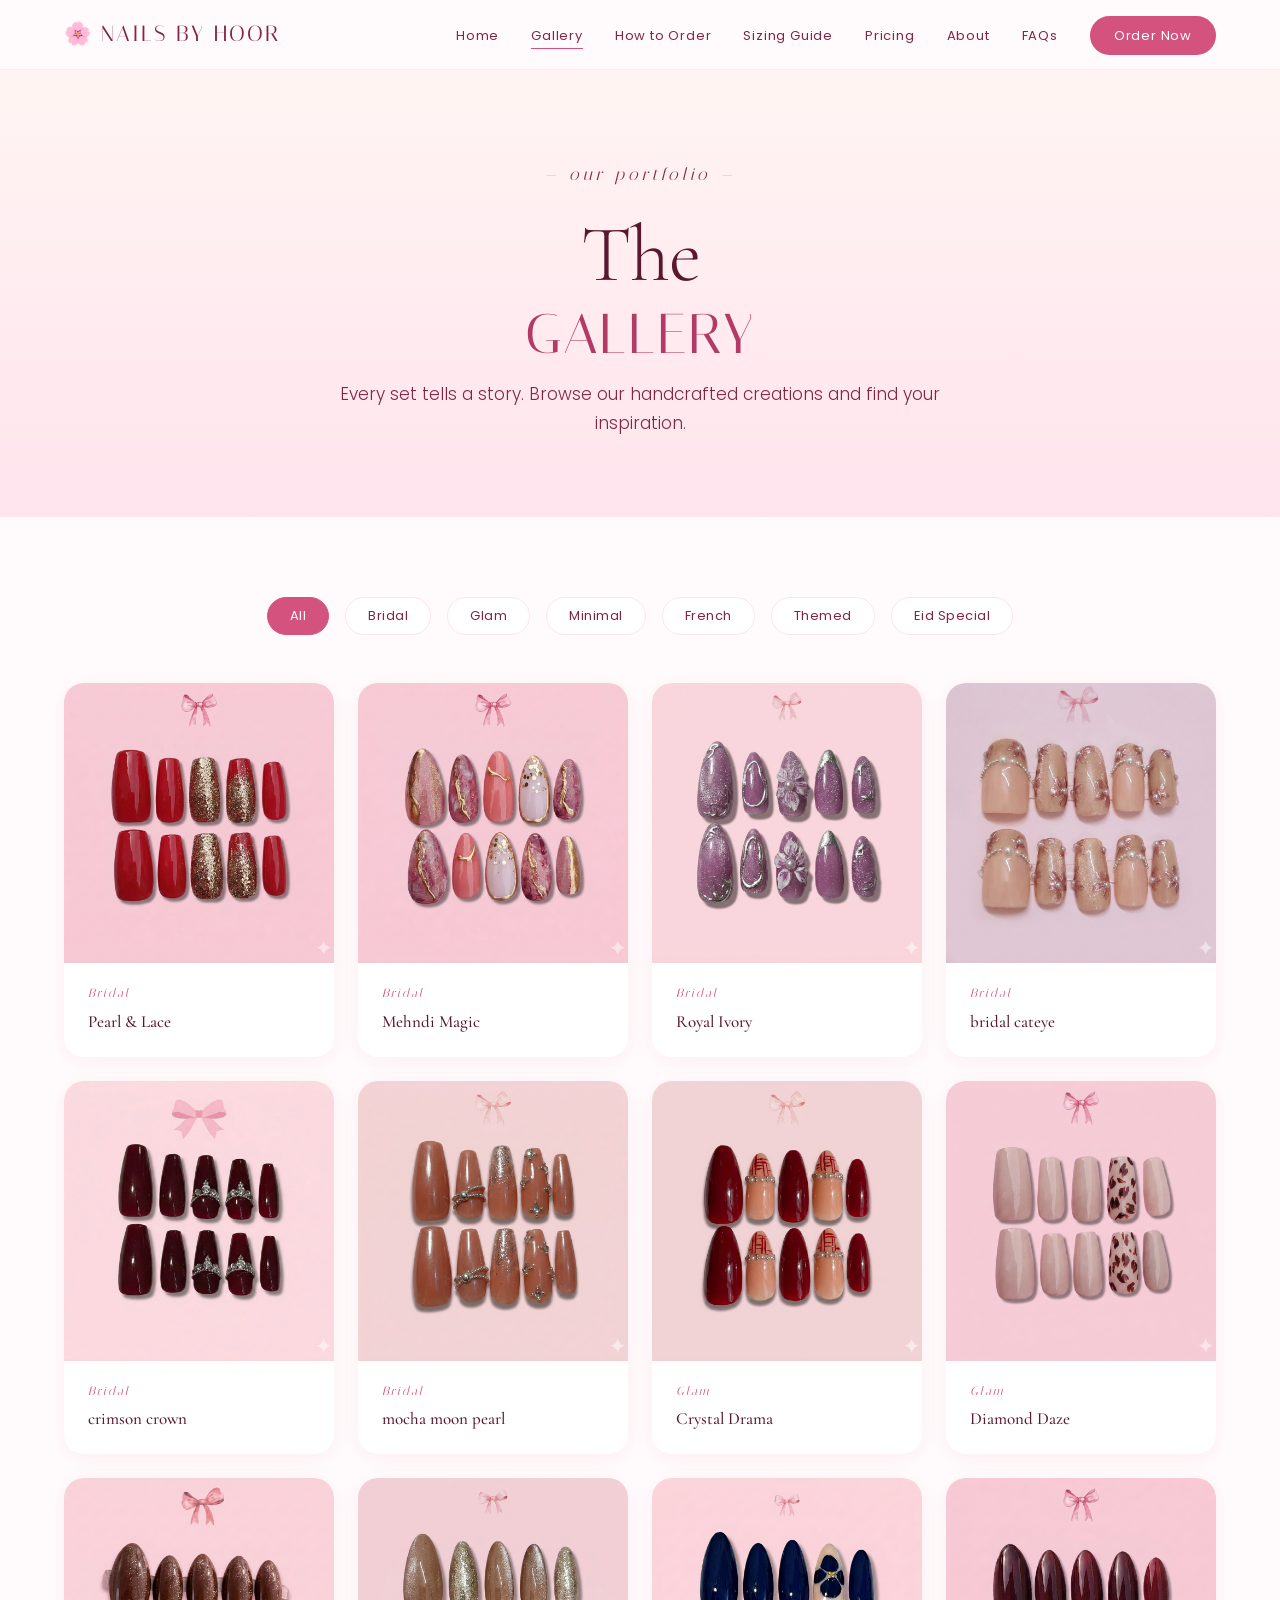
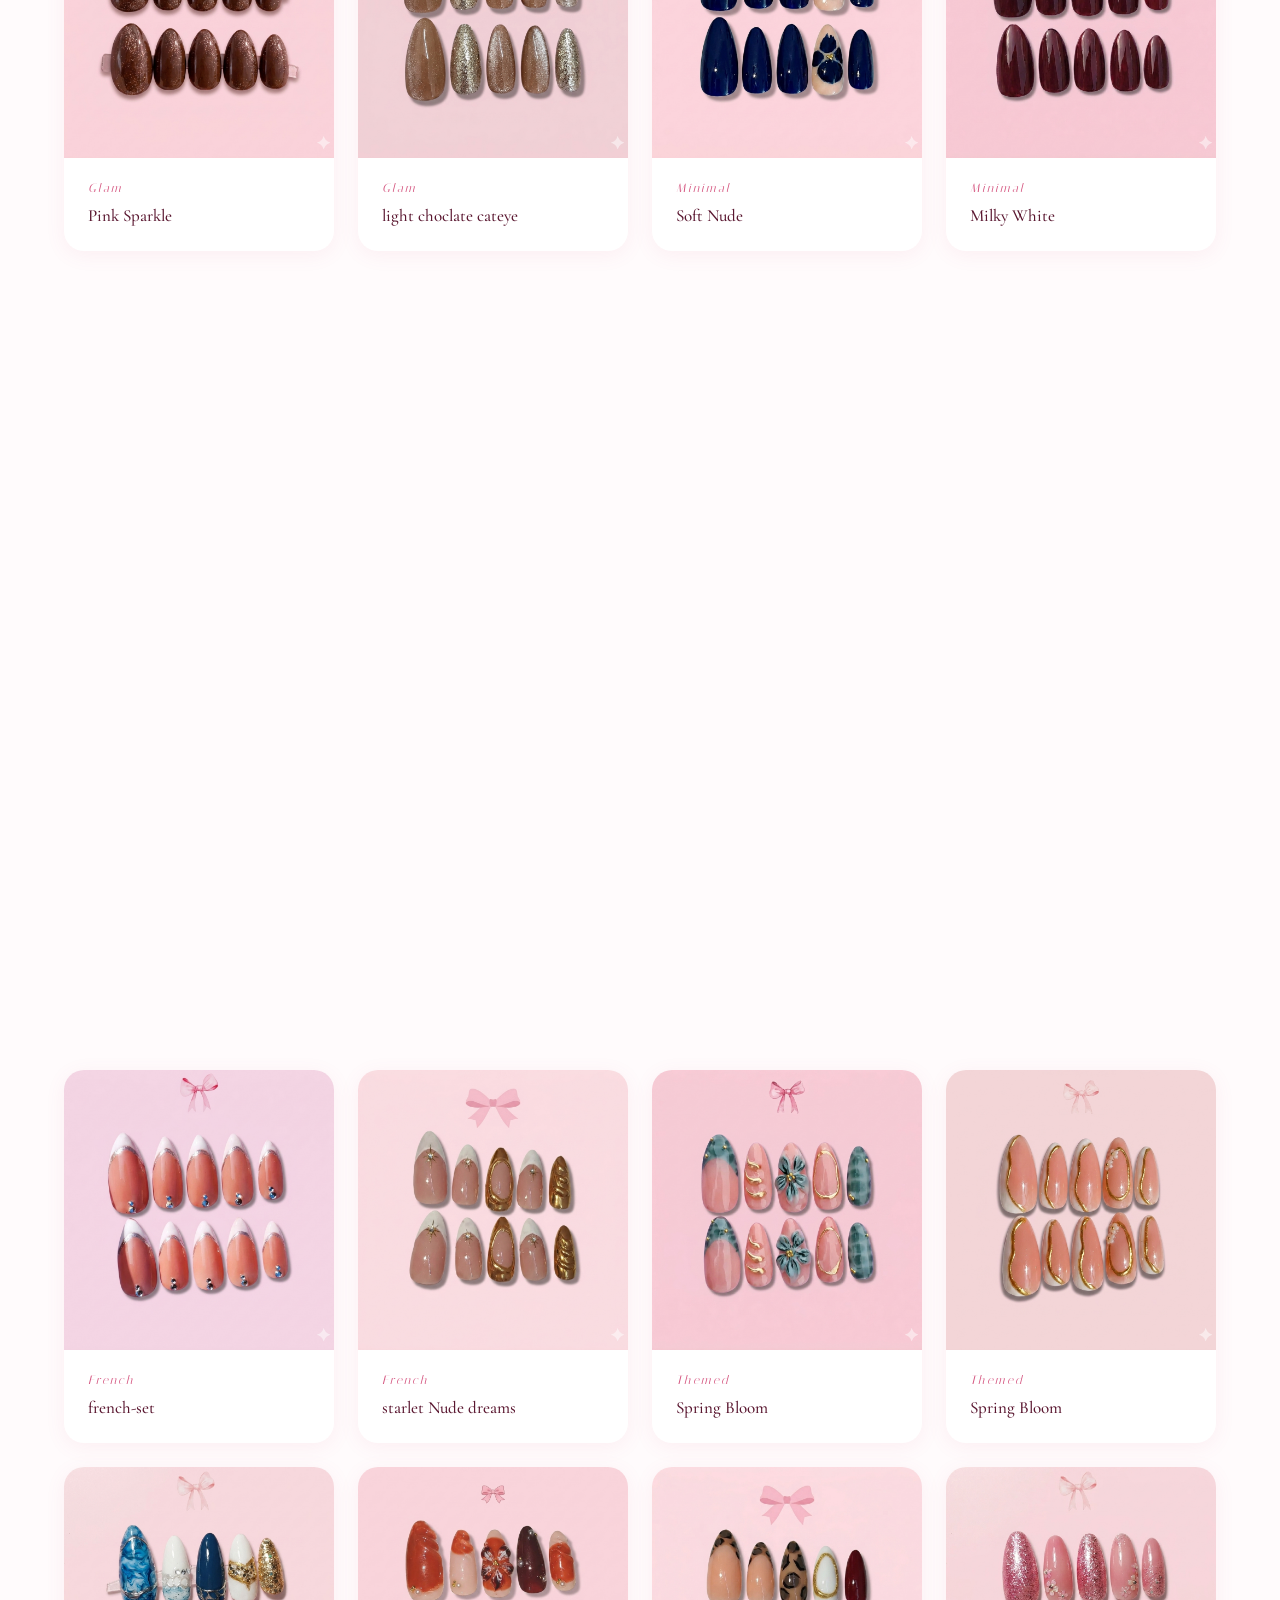
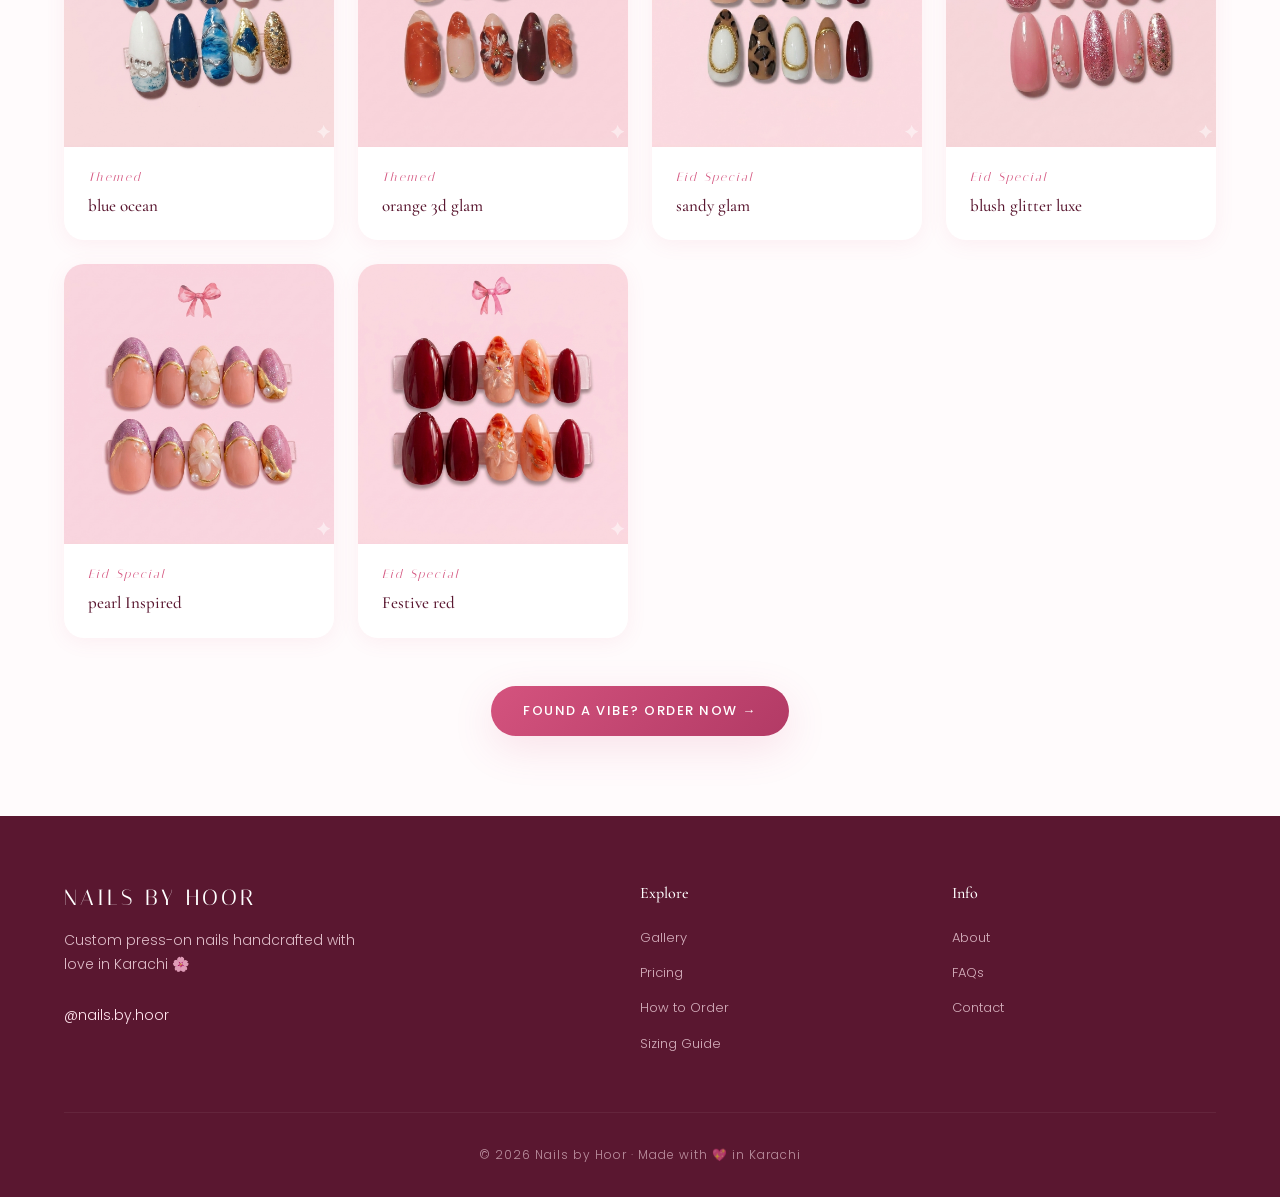
<file: gallery.html>
<!DOCTYPE html>
<html lang="en">

<head>
  <meta charset="UTF-8" />
  <meta name="viewport" content="width=device-width, initial-scale=1.0" />
  <title>Gallery — Nails by Hoor</title>
  <meta name="description"
    content="Browse our portfolio of custom press-on nail sets — bridal, glam, minimal, themed and more." />
  <link rel="preconnect" href="https://fonts.googleapis.com" />
  <link rel="preconnect" href="https://fonts.gstatic.com" crossorigin />
  <link
    href="https://fonts.googleapis.com/css2?family=Cormorant+Garamond:ital,wght@0,300;0,400;0,500;0,600;1,300;1,400;1,500&family=Italiana&family=Poppins:wght@300;400;500;600&display=swap"
    rel="stylesheet" />
  <link rel="stylesheet" href="css/style.css" />
</head>

<body>

  <!-- NAVIGATION -->
  <nav class="navbar">
    <div class="nav-container">
      <a href="index.html" class="nav-logo">
        <span class="logo-mark">🌸</span>
        <span class="logo-text">Nails by Hoor</span>
      </a>
      <button class="nav-toggle" id="navToggle" aria-label="Menu">
        <span></span><span></span><span></span>
      </button>
      <ul class="nav-menu" id="navMenu">
        <li><a href="index.html">Home</a></li>
        <li><a href="gallery.html" class="active">Gallery</a></li>
        <li><a href="how-to-order.html">How to Order</a></li>
        <li><a href="sizing.html">Sizing Guide</a></li>
        <li><a href="pricing.html">Pricing</a></li>
        <li><a href="about.html">About</a></li>
        <li><a href="faq.html">FAQs</a></li>
        <li><a href="contact.html" class="nav-cta">Order Now</a></li>
      </ul>
    </div>
  </nav>

  <!-- PAGE HERO -->
  <section class="page-hero">
    <div class="container">
      <p class="section-eyebrow">— Our Portfolio —</p>
      <h1>The <em>gallery</em></h1>
      <p>Every set tells a story. Browse our handcrafted creations and find your inspiration.</p>
    </div>
  </section>

  <!-- GALLERY -->
  <section class="page-section">
    <div class="container">

      <!-- Filter buttons -->
      <div class="gallery-filters">
        <button class="filter-btn active" data-filter="all">All</button>
        <button class="filter-btn" data-filter="bridal">Bridal</button>
        <button class="filter-btn" data-filter="glam">Glam</button>
        <button class="filter-btn" data-filter="minimal">Minimal</button>
        <button class="filter-btn" data-filter="french">French</button>
        <button class="filter-btn" data-filter="themed">Themed</button>
        <button class="filter-btn" data-filter="eid">Eid Special</button>
      </div>

      <!-- Gallery grid -->
      <div class="gallery-grid">
        <!-- BRIDAL -->
        <div class="gallery-item" data-category="bridal">
          <div class="gallery-img" style="background-image: url('images/bridal-glitter.png')"></div>
          <div class="gallery-info">
            <p class="gallery-cat">Bridal</p>
            <h3 class="gallery-name">Pearl &amp; Lace</h3>
          </div>
        </div>
        <div class="gallery-item" data-category="bridal">
          <div class="gallery-img" style="background-image: url('images/pink-glitter.png')"></div>
          <div class=" gallery-info">
            <p class="gallery-cat">Bridal</p>
            <h3 class="gallery-name">Mehndi Magic</h3>
          </div>
        </div>
        <div class="gallery-item" data-category="bridal">
          <div class="gallery-img" style="background-image: url('images/purple-glam.png ')"></div>
          <div class=" gallery-info">
            <p class="gallery-cat">Bridal</p>
            <h3 class="gallery-name">Royal Ivory</h3>
          </div>
        </div>
        <div class="gallery-item" data-category="bridal">
          <div class="gallery-img" style="background-image: url('images/bridal cateye.png ')"></div>
          <div class=" gallery-info">
            <p class="gallery-cat">Bridal</p>
            <h3 class="gallery-name">bridal cateye</h3>
          </div>
        </div>
        <div class="gallery-item" data-category="bridal">
          <div class="gallery-img" style="background-image: url('images/crimson crown.png ')"></div>
          <div class=" gallery-info">
            <p class="gallery-cat">Bridal</p>
            <h3 class="gallery-name">crimson crown</h3>
          </div>
        </div>
        <div class="gallery-item" data-category="bridal">
          <div class="gallery-img" style="background-image: url('images/mocha moon pearl.png ')"></div>
          <div class=" gallery-info">
            <p class="gallery-cat">Bridal</p>
            <h3 class="gallery-name">mocha moon pearl</h3>
          </div>
        </div>


        <!-- GLAM -->
        <div class="gallery-item" data-category="glam">
          <div class="gallery-img" style="background-image: url('images/red-pearl.png')"></div>
          <div class=" gallery-info">
            <p class="gallery-cat">Glam</p>
            <h3 class="gallery-name">Crystal Drama</h3>
          </div>
        </div>
        <div class="gallery-item" data-category="glam">
          <div class="gallery-img" style="background-image: url('images/soft-nude.png')"></div>
          <div class="gallery-info">
            <p class="gallery-cat">Glam</p>
            <h3 class="gallery-name">Diamond Daze</h3>
          </div>
        </div>
        <div class="gallery-item" data-category="glam">
          <div class="gallery-img" style="background-image: url('images/brown-cateye.png')"></div>
          <div class="gallery-info">
            <p class="gallery-cat">Glam</p>
            <h3 class="gallery-name">Pink Sparkle</h3>
          </div>
        </div>

        <div class="gallery-item" data-category="glam">
          <div class="gallery-img" style="background-image: url('images/light-choclate-cateye.png')"></div>
          <div class="gallery-info">
            <p class="gallery-cat">Glam</p>
            <h3 class="gallery-name">light choclate cateye</h3>
          </div>
        </div>

        <!-- MINIMAL -->
        <div class="gallery-item" data-category="minimal">
          <div class="gallery-img" style="background-image: url('images/classic-blue.png')"></div>
          <div class="gallery-info">
            <p class="gallery-cat">Minimal</p>
            <h3 class="gallery-name">Soft Nude</h3>
          </div>
        </div>
        <div class="gallery-item" data-category="minimal">
          <div class="gallery-img" style="background-image: url('images/simple-red.png')"></div>
          <div class="gallery-info">
            <p class="gallery-cat">Minimal</p>
            <h3 class="gallery-name">Milky White</h3>
          </div>
        </div>
        <div class="gallery-item" data-category="minimal">
          <div class="gallery-img" style="background-image: url('images/babypink-shimmer.png')"></div>
          <div class="gallery-info">
            <p class="gallery-cat">Minimal</p>
            <h3 class="gallery-name">Bare Beauty</h3>
          </div>
        </div>

        <div class="gallery-item" data-category="minimal">
          <div class="gallery-img" style="background-image: url('images/leopard-print.png')"></div>
          <div class="gallery-info">
            <p class="gallery-cat">Minimal</p>
            <h3 class="gallery-name">leopard print</h3>
          </div>
        </div>

        <div class="gallery-item" data-category="minimal">
          <div class="gallery-img" style="background-image: url('images/crystal-drama.png')"></div>
          <div class="gallery-info">
            <p class="gallery-cat">Minimal</p>
            <h3 class="gallery-name">crystal Drama</h3>
          </div>
        </div>

        <div class="gallery-item" data-category="minimal">
          <div class="gallery-img" style="background-image: url('images/pearl pink.png')"></div>
          <div class="gallery-info">
            <p class="gallery-cat">Minimal</p>
            <h3 class="gallery-name">pearl pink</h3>
          </div>
        </div>



        <!-- FRENCH -->
        <div class="gallery-item" data-category="french">
          <div class="gallery-img" style="background-image: url('images/french-cherry.png')"></div>
          <div class="gallery-info">
            <p class="gallery-cat">French</p>
            <h3 class="gallery-name">Classic Tip</h3>
          </div>
        </div>
        <div class="gallery-item" data-category="french">
          <div class="gallery-img" style="background-image: url('images/french-glitter.png')"></div>
          <div class="gallery-info">
            <p class="gallery-cat">French</p>
            <h3 class="gallery-name">Pink French</h3>
          </div>
        </div>
        <div class="gallery-item" data-category="french">
          <div class="gallery-img" style="background-image: url('images/bridal french.png')"></div>
          <div class="gallery-info">
            <p class="gallery-cat">French</p>
            <h3 class="gallery-name">bridal french</h3>
          </div>
        </div>

        <div class="gallery-item" data-category="french">
          <div class="gallery-img" style="background-image: url('images/french-ombre.png')"></div>
          <div class="gallery-info">
            <p class="gallery-cat">French</p>
            <h3 class="gallery-name">french ombre</h3>
          </div>
        </div>

        <div class="gallery-item" data-category="french">
          <div class="gallery-img" style="background-image: url('images/french-set.png')"></div>
          <div class="gallery-info">
            <p class="gallery-cat">French</p>
            <h3 class="gallery-name">french-set</h3>
          </div>
        </div>

        <div class="gallery-item" data-category="french">
          <div class="gallery-img" style="background-image: url('images/starlet nude dreams.png')"></div>
          <div class="gallery-info">
            <p class="gallery-cat">French</p>
            <h3 class="gallery-name">starlet Nude dreams</h3>
          </div>
        </div>

        <!-- THEMED -->
        <div class="gallery-item" data-category="themed">
          <div class="gallery-img" style="background-image: url('images/spring-bloom.png')"></div>
          <div class="gallery-info">
            <p class="gallery-cat">Themed</p>
            <h3 class="gallery-name">Spring Bloom</h3>
          </div>
        </div>
        <div class="gallery-item" data-category="themed">
          <div class="gallery-img" style="background-image: url('images/side-french.png')"></div>
          <div class="gallery-info">
            <p class="gallery-cat">Themed</p>
            <h3 class="gallery-name">Spring Bloom</h3>
          </div>
        </div>
        <div class="gallery-item" data-category="themed">
          <div class="gallery-img" style="background-image: url('images/blue-ocean.png')"></div>
          <div class="gallery-info">
            <p class="gallery-cat">Themed</p>
            <h3 class="gallery-name">blue ocean</h3>
          </div>
        </div>
        <div class="gallery-item" data-category="themed">
          <div class="gallery-img" style="background-image: url('images/orange-3d-glam.png')"></div>
          <div class="gallery-info">
            <p class="gallery-cat">Themed</p>
            <h3 class="gallery-name">orange 3d glam</h3>
          </div>
        </div>
        <!-- EID -->
        <div class="gallery-item" data-category="eid">
          <div class="gallery-img" style="background-image: url('images/sandy glam.png')"></div>
          <div class="gallery-info">
            <p class="gallery-cat">Eid Special</p>
            <h3 class="gallery-name">sandy glam</h3>
          </div>
        </div>

        <div class="gallery-item" data-category="eid">
          <div class="gallery-img" style="background-image: url('images/blush glitter luxe.png')"></div>
          <div class="gallery-info">
            <p class="gallery-cat">Eid Special</p>
            <h3 class="gallery-name">blush glitter luxe</h3>
          </div>
        </div>
        <div class="gallery-item" data-category="eid">
          <div class="gallery-img" style="background-image: url('images/purple-eid.png')"></div>
          <div class="gallery-info">
            <p class="gallery-cat">Eid Special</p>
            <h3 class="gallery-name">pearl Inspired</h3>
          </div>
        </div>
        <div class="gallery-item" data-category="eid">
          <div class="gallery-img" style="background-image: url('images/red eid.png')"></div>
          <div class="gallery-info">
            <p class="gallery-cat">Eid Special</p>
            <h3 class="gallery-name">Festive red</h3>
          </div>
        </div>
      </div>




      <div class="section-cta">
        <a href="contact.html" class="btn btn-primary">Found a vibe? Order now →</a>
      </div>
    </div>
  </section>

  <!-- FOOTER -->
  <footer class="footer">
    <div class="container">
      <div class="footer-grid">
        <div class="footer-brand">
          <h3>Nails by Hoor</h3>
          <p>Custom press-on nails handcrafted with love in Karachi 🌸</p>
          <div class="footer-social">
            <a href="https://instagram.com/nails.by.hoor" target="_blank">@nails.by.hoor</a>
          </div>
        </div>
        <div class="footer-links">
          <h4>Explore</h4>
          <ul>
            <li><a href="gallery.html">Gallery</a></li>
            <li><a href="pricing.html">Pricing</a></li>
            <li><a href="how-to-order.html">How to Order</a></li>
            <li><a href="sizing.html">Sizing Guide</a></li>
          </ul>
        </div>
        <div class="footer-links">
          <h4>Info</h4>
          <ul>
            <li><a href="about.html">About</a></li>
            <li><a href="faq.html">FAQs</a></li>
            <li><a href="contact.html">Contact</a></li>
          </ul>
        </div>
      </div>
      <div class="footer-bottom">
        <p>© 2026 Nails by Hoor · Made with 💖 in Karachi</p>
      </div>
    </div>
  </footer>

  <script src="js/main.js"></script>
</body>

</html>
</file>
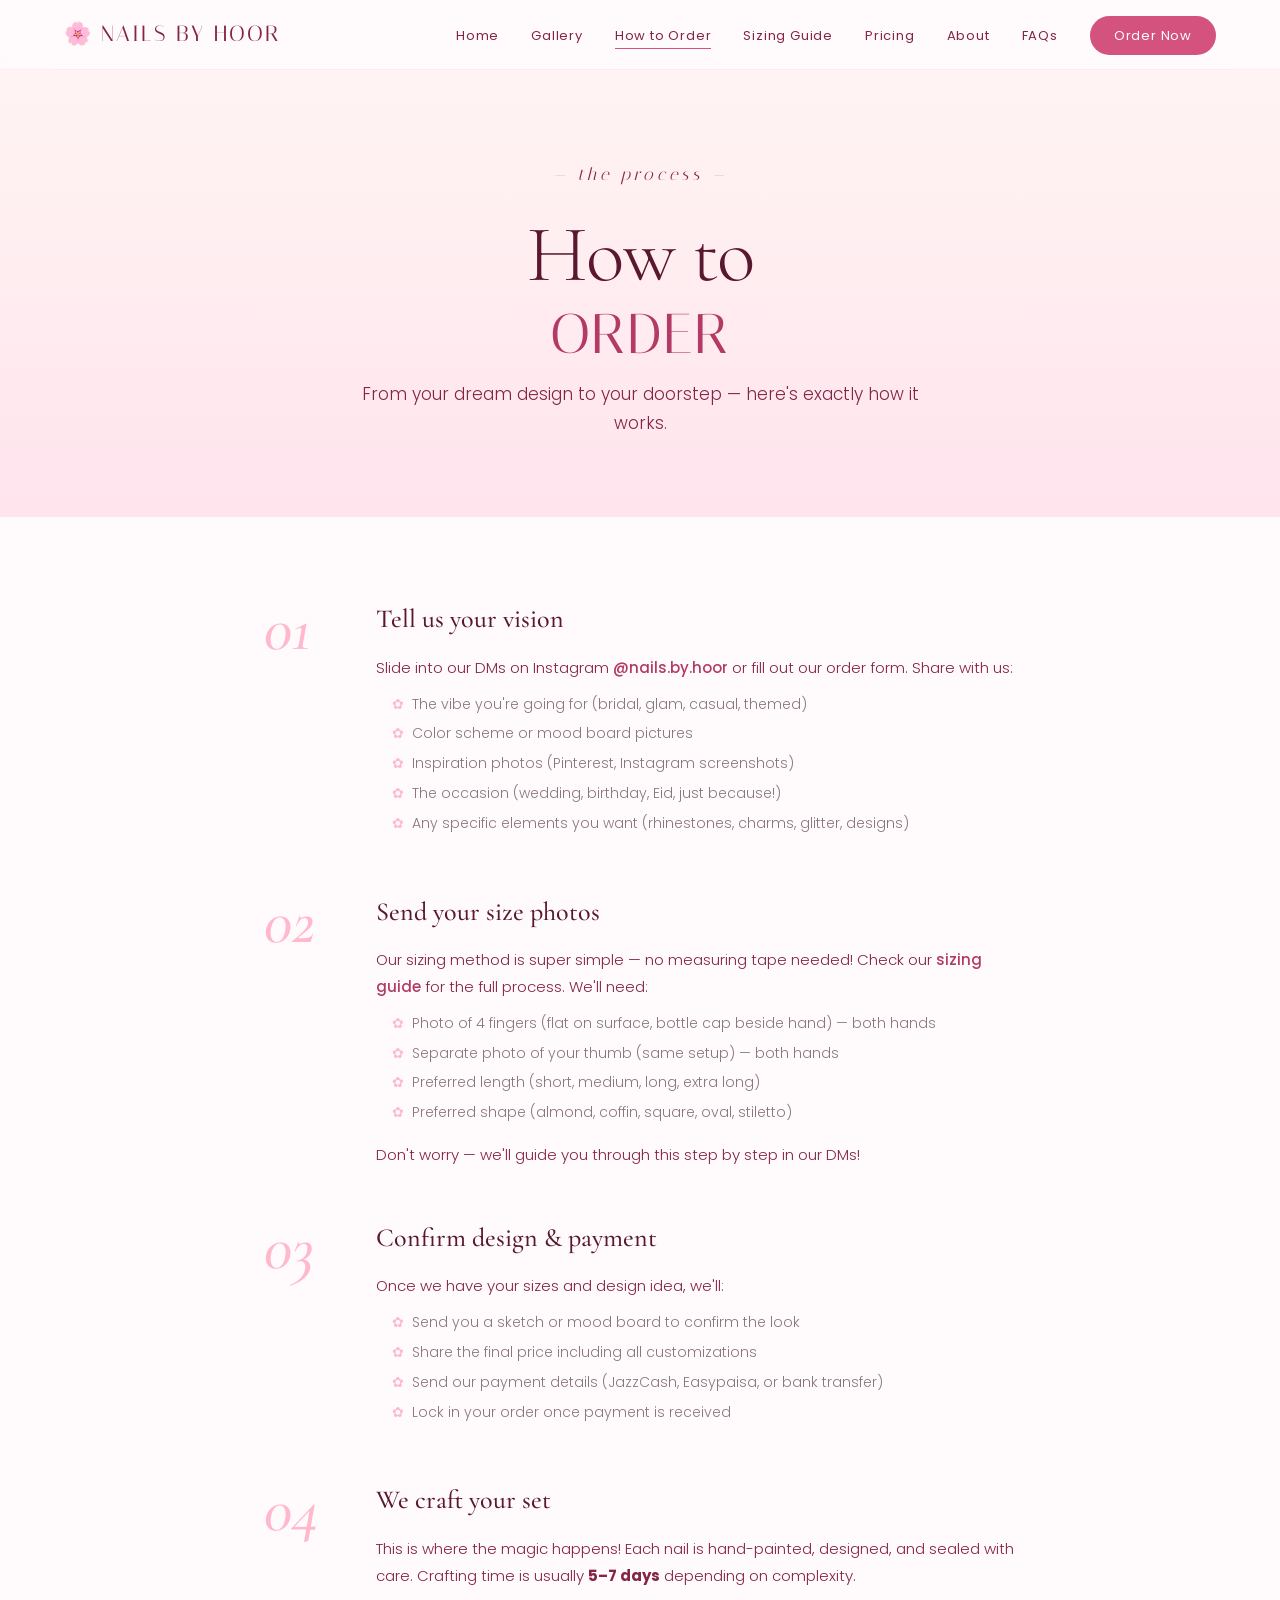
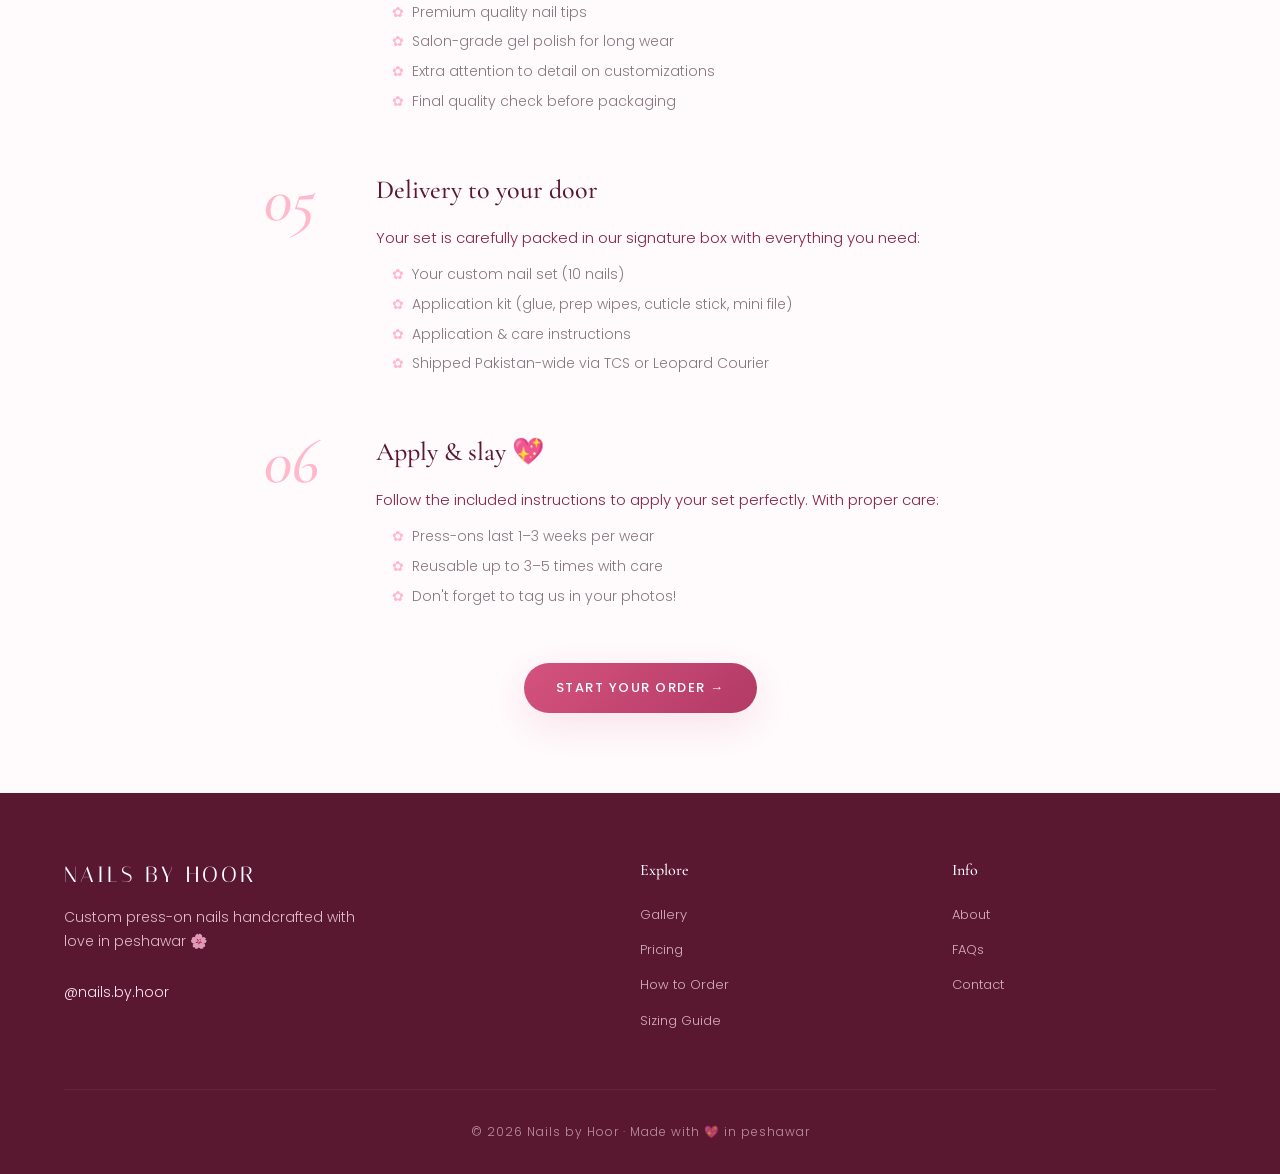
<file: how-to-order.html>
<!DOCTYPE html>
<html lang="en">

<head>
  <meta charset="UTF-8" />
  <meta name="viewport" content="width=device-width, initial-scale=1.0" />
  <title>How to Order — Nails by Hoor</title>
  <link rel="preconnect" href="https://fonts.googleapis.com" />
  <link rel="preconnect" href="https://fonts.gstatic.com" crossorigin />
  <link
    href="https://fonts.googleapis.com/css2?family=Cormorant+Garamond:ital,wght@0,300;0,400;0,500;0,600;1,300;1,400;1,500&family=Italiana&family=Poppins:wght@300;400;500;600&display=swap"
    rel="stylesheet" />
  <link rel="stylesheet" href="css/style.css" />
</head>

<body>

  <nav class="navbar">
    <div class="nav-container">
      <a href="index.html" class="nav-logo">
        <span class="logo-mark">🌸</span>
        <span class="logo-text">Nails by Hoor</span>
      </a>
      <button class="nav-toggle" id="navToggle"><span></span><span></span><span></span></button>
      <ul class="nav-menu" id="navMenu">
        <li><a href="index.html">Home</a></li>
        <li><a href="gallery.html">Gallery</a></li>
        <li><a href="how-to-order.html" class="active">How to Order</a></li>
        <li><a href="sizing.html">Sizing Guide</a></li>
        <li><a href="pricing.html">Pricing</a></li>
        <li><a href="about.html">About</a></li>
        <li><a href="faq.html">FAQs</a></li>
        <li><a href="contact.html" class="nav-cta">Order Now</a></li>
      </ul>
    </div>
  </nav>

  <section class="page-hero">
    <div class="container">
      <p class="section-eyebrow">— The Process —</p>
      <h1>How to <em>order</em></h1>
      <p>From your dream design to your doorstep — here's exactly how it works.</p>
    </div>
  </section>

  <section class="page-section">
    <div class="container" style="max-width: 800px;">

      <div class="process-step">
        <span class="process-num">01</span>
        <div class="process-content">
          <h3>Tell us your vision</h3>
          <p>Slide into our DMs on Instagram <a href="https://instagram.com/nails.by.hoor" target="_blank"
              style="color: var(--rose-deep); font-weight: 500;">@nails.by.hoor</a> or fill out our order form. Share
            with us:</p>
          <ul>
            <li>The vibe you're going for (bridal, glam, casual, themed)</li>
            <li>Color scheme or mood board pictures</li>
            <li>Inspiration photos (Pinterest, Instagram screenshots)</li>
            <li>The occasion (wedding, birthday, Eid, just because!)</li>
            <li>Any specific elements you want (rhinestones, charms, glitter, designs)</li>
          </ul>
        </div>
      </div>

      <div class="process-step">
        <span class="process-num">02</span>
        <div class="process-content">
          <h3>Send your size photos</h3>
          <p>Our sizing method is super simple — no measuring tape needed! Check our <a href="sizing.html"
              style="color: var(--rose-deep); font-weight: 500;">sizing guide</a> for the full process. We'll need:</p>
          <ul>
            <li>Photo of 4 fingers (flat on surface, bottle cap beside hand) — both hands</li>
            <li>Separate photo of your thumb (same setup) — both hands</li>
            <li>Preferred length (short, medium, long, extra long)</li>
            <li>Preferred shape (almond, coffin, square, oval, stiletto)</li>
          </ul>
          <p style="margin-top: 1rem;">Don't worry — we'll guide you through this step by step in our DMs!</p>
        </div>
      </div>

      <div class="process-step">
        <span class="process-num">03</span>
        <div class="process-content">
          <h3>Confirm design &amp; payment</h3>
          <p>Once we have your sizes and design idea, we'll:</p>
          <ul>
            <li>Send you a sketch or mood board to confirm the look</li>
            <li>Share the final price including all customizations</li>
            <li>Send our payment details (JazzCash, Easypaisa, or bank transfer)</li>
            <li>Lock in your order once payment is received</li>
          </ul>
        </div>
      </div>

      <div class="process-step">
        <span class="process-num">04</span>
        <div class="process-content">
          <h3>We craft your set</h3>
          <p>This is where the magic happens! Each nail is hand-painted, designed, and sealed with care. Crafting time
            is usually <strong>5–7 days</strong> depending on complexity.</p>
          <ul>
            <li>Premium quality nail tips</li>
            <li>Salon-grade gel polish for long wear</li>
            <li>Extra attention to detail on customizations</li>
            <li>Final quality check before packaging</li>
          </ul>
        </div>
      </div>

      <div class="process-step">
        <span class="process-num">05</span>
        <div class="process-content">
          <h3>Delivery to your door</h3>
          <p>Your set is carefully packed in our signature box with everything you need:</p>
          <ul>
            <li>Your custom nail set (10 nails)</li>
            <li>Application kit (glue, prep wipes, cuticle stick, mini file)</li>
            <li>Application &amp; care instructions</li>
            <li>Shipped Pakistan-wide via TCS or Leopard Courier</li>
          </ul>
        </div>
      </div>

      <div class="process-step">
        <span class="process-num">06</span>
        <div class="process-content">
          <h3>Apply &amp; slay 💖</h3>
          <p>Follow the included instructions to apply your set perfectly. With proper care:</p>
          <ul>
            <li>Press-ons last 1–3 weeks per wear</li>
            <li>Reusable up to 3–5 times with care</li>
            <li>Don't forget to tag us in your photos!</li>
          </ul>
        </div>
      </div>

      <div class="section-cta">
        <a href="contact.html" class="btn btn-primary">Start your order →</a>
      </div>
    </div>
  </section>

  <footer class="footer">
    <div class="container">
      <div class="footer-grid">
        <div class="footer-brand">
          <h3>Nails by Hoor</h3>
          <p>Custom press-on nails handcrafted with love in peshawar 🌸</p>
          <div class="footer-social">
            <a href="https://instagram.com/nails.by.hoor" target="_blank">@nails.by.hoor</a>
          </div>
        </div>
        <div class="footer-links">
          <h4>Explore</h4>
          <ul>
            <li><a href="gallery.html">Gallery</a></li>
            <li><a href="pricing.html">Pricing</a></li>
            <li><a href="how-to-order.html">How to Order</a></li>
            <li><a href="sizing.html">Sizing Guide</a></li>
          </ul>
        </div>
        <div class="footer-links">
          <h4>Info</h4>
          <ul>
            <li><a href="about.html">About</a></li>
            <li><a href="faq.html">FAQs</a></li>
            <li><a href="contact.html">Contact</a></li>
          </ul>
        </div>
      </div>
      <div class="footer-bottom">
        <p>© 2026 Nails by Hoor · Made with 💖 in peshawar</p>
      </div>
    </div>
  </footer>

  <script src="js/main.js"></script>
</body>

</html>
</file>
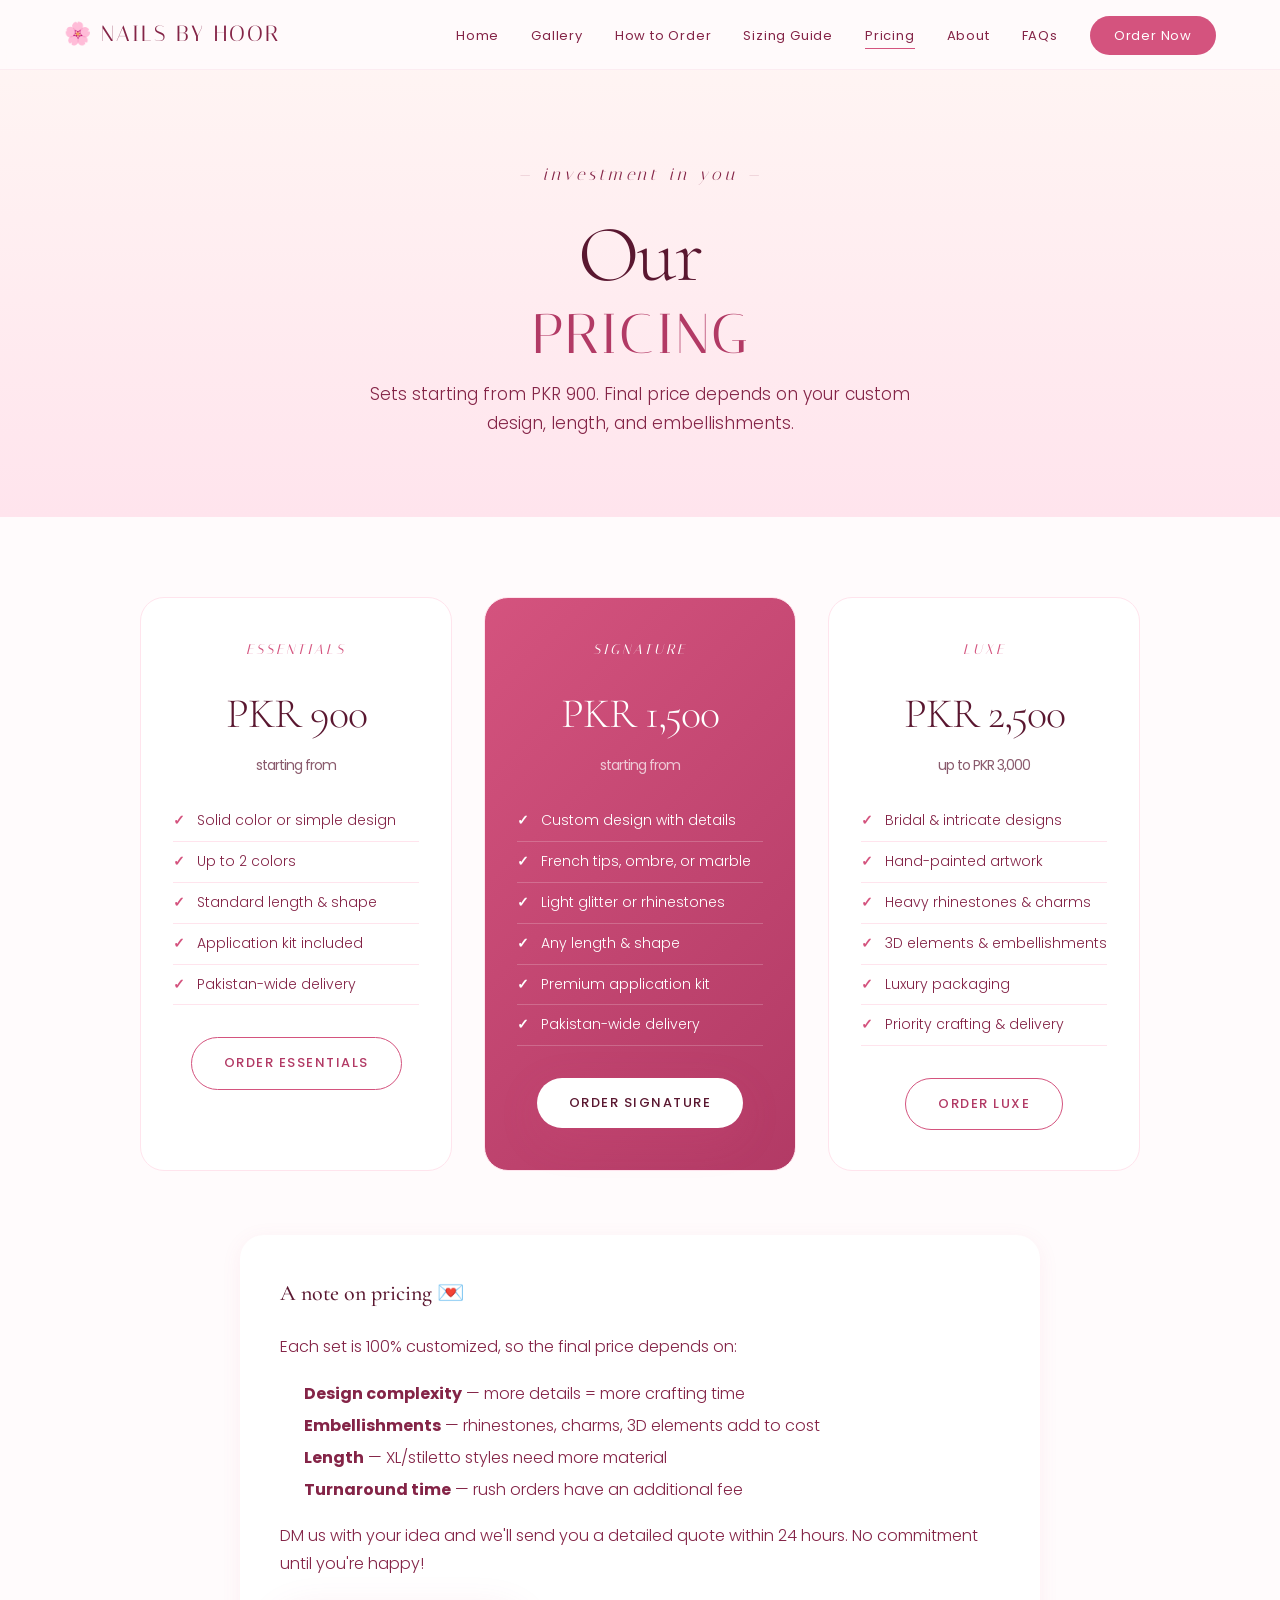
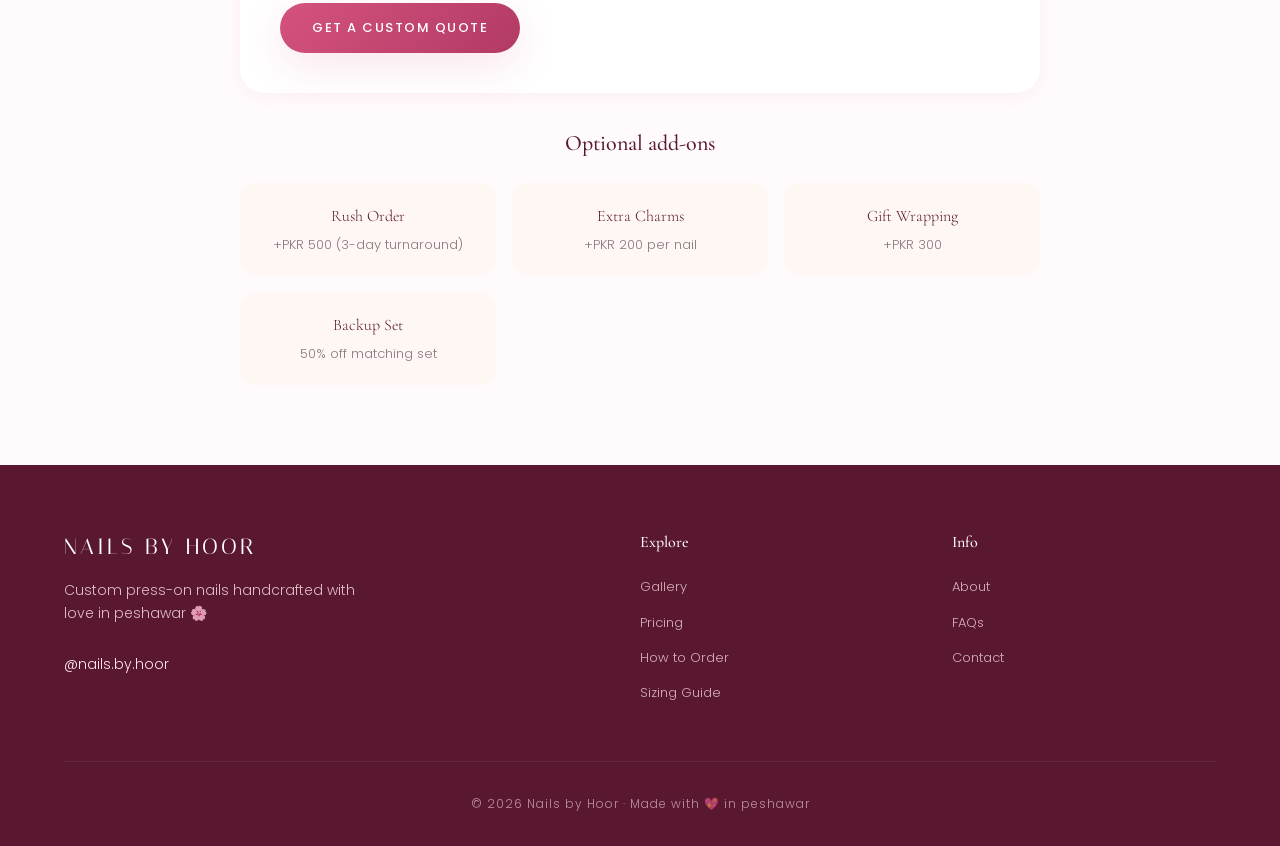
<file: pricing.html>
<!DOCTYPE html>
<html lang="en">

<head>
  <meta charset="UTF-8" />
  <meta name="viewport" content="width=device-width, initial-scale=1.0" />
  <title>Pricing — Nails by Hoor</title>
  <link rel="preconnect" href="https://fonts.googleapis.com" />
  <link rel="preconnect" href="https://fonts.gstatic.com" crossorigin />
  <link
    href="https://fonts.googleapis.com/css2?family=Cormorant+Garamond:ital,wght@0,300;0,400;0,500;0,600;1,300;1,400;1,500&family=Italiana&family=Poppins:wght@300;400;500;600&display=swap"
    rel="stylesheet" />
  <link rel="stylesheet" href="css/style.css" />
</head>

<body>

  <nav class="navbar">
    <div class="nav-container">
      <a href="index.html" class="nav-logo">
        <span class="logo-mark">🌸</span>
        <span class="logo-text">Nails by Hoor</span>
      </a>
      <button class="nav-toggle" id="navToggle"><span></span><span></span><span></span></button>
      <ul class="nav-menu" id="navMenu">
        <li><a href="index.html">Home</a></li>
        <li><a href="gallery.html">Gallery</a></li>
        <li><a href="how-to-order.html">How to Order</a></li>
        <li><a href="sizing.html">Sizing Guide</a></li>
        <li><a href="pricing.html" class="active">Pricing</a></li>
        <li><a href="about.html">About</a></li>
        <li><a href="faq.html">FAQs</a></li>
        <li><a href="contact.html" class="nav-cta">Order Now</a></li>
      </ul>
    </div>
  </nav>

  <section class="page-hero">
    <div class="container">
      <p class="section-eyebrow">— Investment in You —</p>
      <h1>Our <em>pricing</em></h1>
      <p>Sets starting from PKR 900. Final price depends on your custom design, length, and embellishments.</p>
    </div>
  </section>

  <section class="page-section">
    <div class="container">

      <div class="pricing-grid">

        <!-- Tier 1 -->
        <div class="pricing-card">
          <p class="pricing-tier">Essentials</p>
          <p class="pricing-amount">PKR 900<span>starting from</span></p>
          <ul class="pricing-features">
            <li>Solid color or simple design</li>
            <li>Up to 2 colors</li>
            <li>Standard length &amp; shape</li>
            <li>Application kit included</li>
            <li>Pakistan-wide delivery</li>
          </ul>
          <a href="contact.html" class="btn btn-outline">Order Essentials</a>
        </div>

        <!-- Tier 2 — featured -->
        <div class="pricing-card featured">
          <p class="pricing-tier">Signature</p>
          <p class="pricing-amount">PKR 1,500<span>starting from</span></p>
          <ul class="pricing-features">
            <li>Custom design with details</li>
            <li>French tips, ombre, or marble</li>
            <li>Light glitter or rhinestones</li>
            <li>Any length &amp; shape</li>
            <li>Premium application kit</li>
            <li>Pakistan-wide delivery</li>
          </ul>
          <a href="contact.html" class="btn btn-primary" style="background: white; color: var(--burgundy);">Order
            Signature</a>
        </div>

        <!-- Tier 3 -->
        <div class="pricing-card">
          <p class="pricing-tier">Luxe</p>
          <p class="pricing-amount">PKR 2,500<span>up to PKR 3,000</span></p>
          <ul class="pricing-features">
            <li>Bridal &amp; intricate designs</li>
            <li>Hand-painted artwork</li>
            <li>Heavy rhinestones &amp; charms</li>
            <li>3D elements &amp; embellishments</li>
            <li>Luxury packaging</li>
            <li>Priority crafting &amp; delivery</li>
          </ul>
          <a href="contact.html" class="btn btn-outline">Order Luxe</a>
        </div>

      </div>

      <!-- Pricing notes -->
      <div
        style="max-width: 800px; margin: 4rem auto 0; background: var(--soft-white); padding: 2.5rem; border-radius: 24px; box-shadow: var(--shadow-soft);">
        <h3
          style="font-family: var(--font-heading); font-size: 22px; color: var(--burgundy); margin-bottom: 1.25rem; font-weight: 500;">
          A note on pricing 💌</h3>
        <p style="color: var(--mauve); margin-bottom: 1rem; line-height: 1.8;">Each set is 100% customized, so the final
          price depends on:</p>
        <ul style="padding-left: 1.5rem; color: var(--mauve); line-height: 2;">
          <li><strong>Design complexity</strong> — more details = more crafting time</li>
          <li><strong>Embellishments</strong> — rhinestones, charms, 3D elements add to cost</li>
          <li><strong>Length</strong> — XL/stiletto styles need more material</li>
          <li><strong>Turnaround time</strong> — rush orders have an additional fee</li>
        </ul>
        <p style="color: var(--mauve); margin-top: 1rem; line-height: 1.8;">DM us with your idea and we'll send you a
          detailed quote within 24 hours. No commitment until you're happy!</p>
        <div style="margin-top: 1.5rem;">
          <a href="https://instagram.com/nails.by.hoor" target="_blank" class="btn btn-primary">Get a custom quote</a>
        </div>
      </div>

      <!-- Add-ons -->
      <div style="max-width: 800px; margin: 2rem auto 0;">
        <h3
          style="font-family: var(--font-heading); font-size: 22px; color: var(--burgundy); margin-bottom: 1.25rem; font-weight: 500; text-align: center;">
          Optional add-ons</h3>
        <div style="display: grid; grid-template-columns: repeat(auto-fit, minmax(200px, 1fr)); gap: 1rem;">
          <div style="background: var(--ivory); padding: 1.25rem; border-radius: 16px; text-align: center;">
            <p style="font-family: var(--font-heading); color: var(--burgundy); margin-bottom: 4px;">Rush Order</p>
            <p style="font-size: 13px; color: var(--gray-warm);">+PKR 500 (3-day turnaround)</p>
          </div>
          <div style="background: var(--ivory); padding: 1.25rem; border-radius: 16px; text-align: center;">
            <p style="font-family: var(--font-heading); color: var(--burgundy); margin-bottom: 4px;">Extra Charms</p>
            <p style="font-size: 13px; color: var(--gray-warm);">+PKR 200 per nail</p>
          </div>
          <div style="background: var(--ivory); padding: 1.25rem; border-radius: 16px; text-align: center;">
            <p style="font-family: var(--font-heading); color: var(--burgundy); margin-bottom: 4px;">Gift Wrapping</p>
            <p style="font-size: 13px; color: var(--gray-warm);">+PKR 300</p>
          </div>
          <div style="background: var(--ivory); padding: 1.25rem; border-radius: 16px; text-align: center;">
            <p style="font-family: var(--font-heading); color: var(--burgundy); margin-bottom: 4px;">Backup Set</p>
            <p style="font-size: 13px; color: var(--gray-warm);">50% off matching set</p>
          </div>
        </div>
      </div>

    </div>
  </section>

  <footer class="footer">
    <div class="container">
      <div class="footer-grid">
        <div class="footer-brand">
          <h3>Nails by Hoor</h3>
          <p>Custom press-on nails handcrafted with love in peshawar 🌸</p>
          <div class="footer-social">
            <a href="https://instagram.com/nails.by.hoor" target="_blank">@nails.by.hoor</a>
          </div>
        </div>
        <div class="footer-links">
          <h4>Explore</h4>
          <ul>
            <li><a href="gallery.html">Gallery</a></li>
            <li><a href="pricing.html">Pricing</a></li>
            <li><a href="how-to-order.html">How to Order</a></li>
            <li><a href="sizing.html">Sizing Guide</a></li>
          </ul>
        </div>
        <div class="footer-links">
          <h4>Info</h4>
          <ul>
            <li><a href="about.html">About</a></li>
            <li><a href="faq.html">FAQs</a></li>
            <li><a href="contact.html">Contact</a></li>
          </ul>
        </div>
      </div>
      <div class="footer-bottom">
        <p>© 2026 Nails by Hoor · Made with 💖 in peshawar</p>
      </div>
    </div>
  </footer>

  <script src="js/main.js"></script>
</body>

</html>
</file>
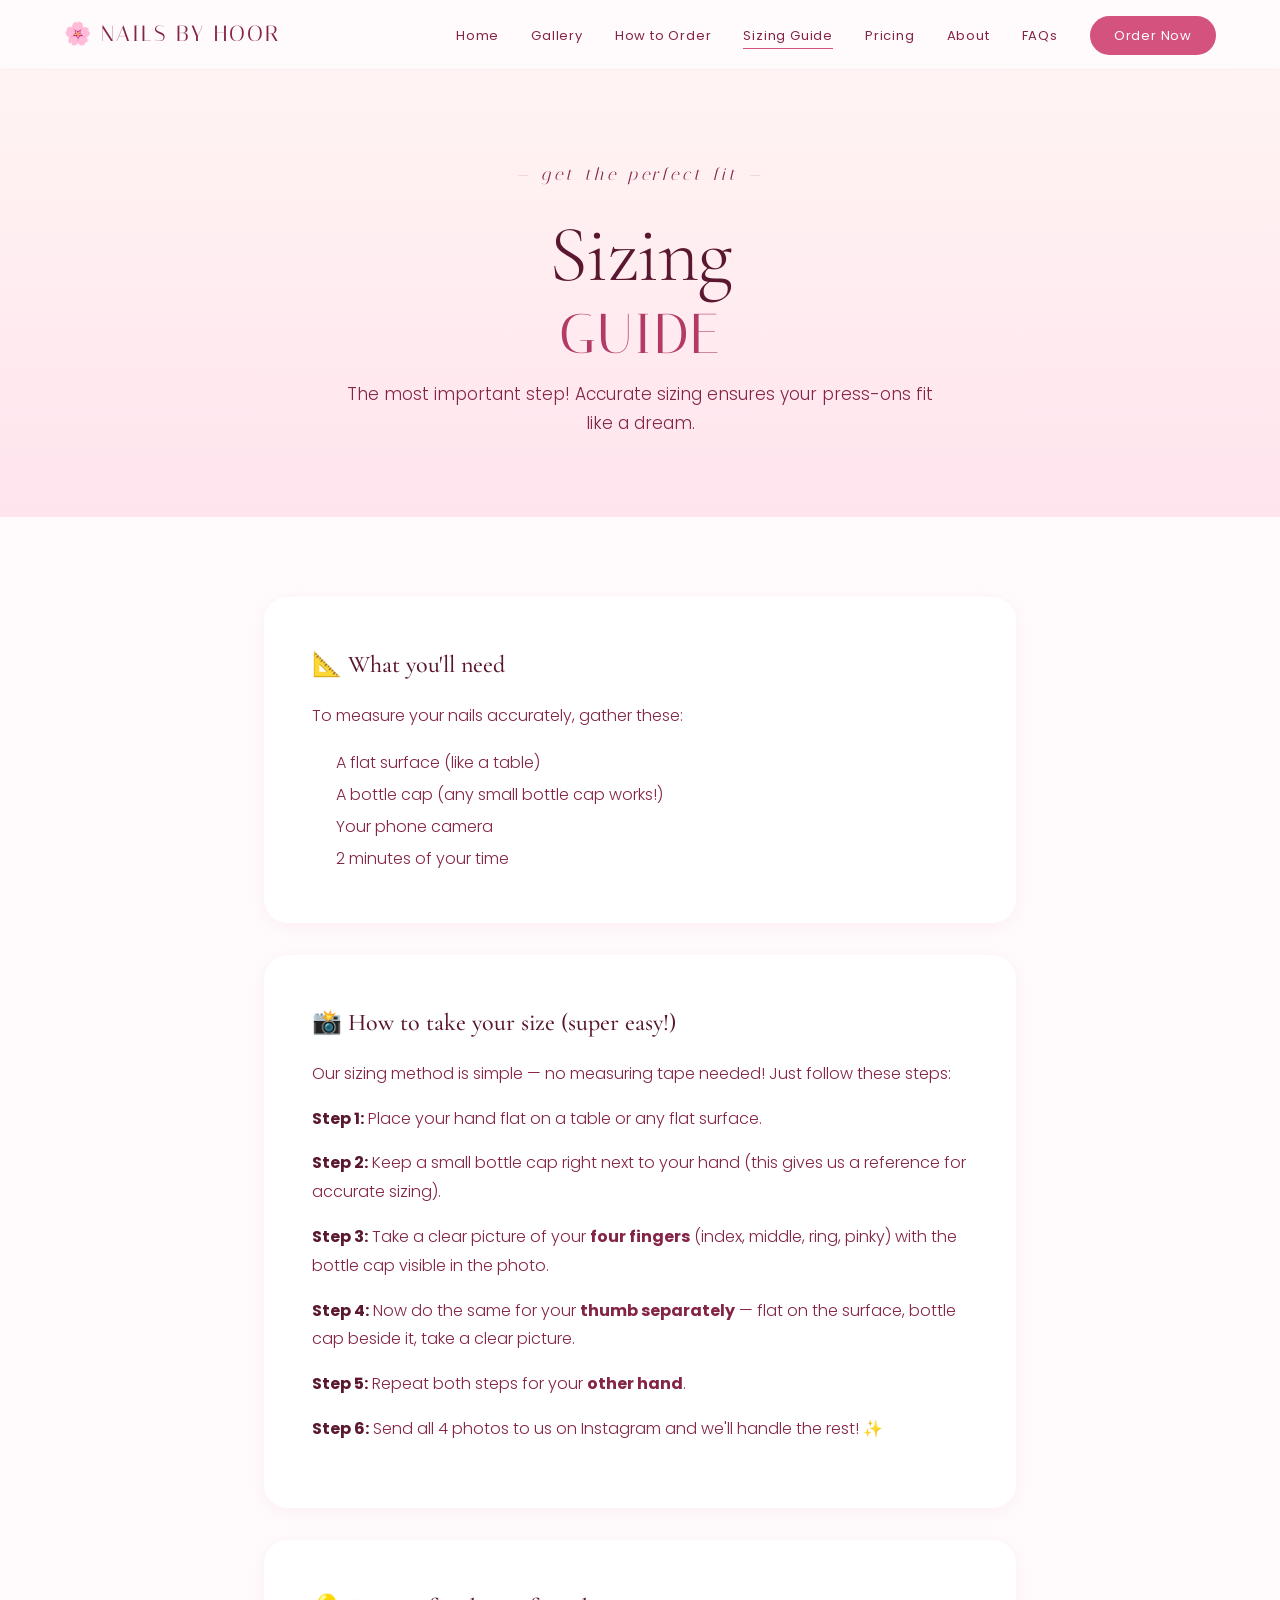
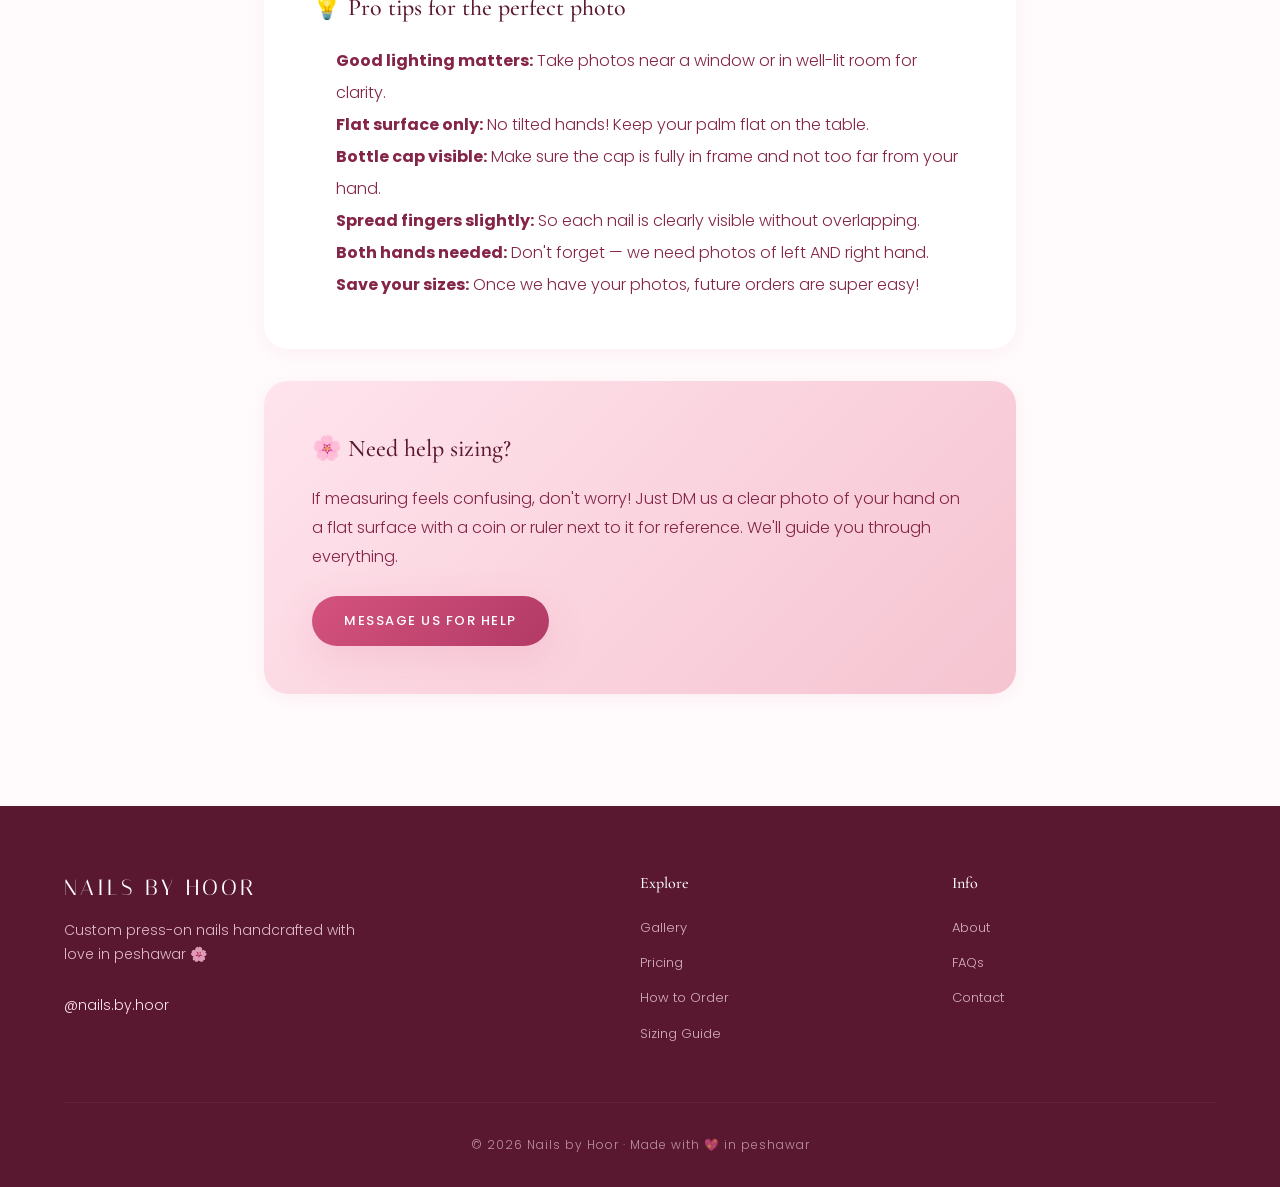
<file: sizing.html>
<!DOCTYPE html>
<html lang="en">

<head>
  <meta charset="UTF-8" />
  <meta name="viewport" content="width=device-width, initial-scale=1.0" />
  <title>Sizing Guide — Nails by Hoor</title>
  <link rel="preconnect" href="https://fonts.googleapis.com" />
  <link rel="preconnect" href="https://fonts.gstatic.com" crossorigin />
  <link
    href="https://fonts.googleapis.com/css2?family=Cormorant+Garamond:ital,wght@0,300;0,400;0,500;0,600;1,300;1,400;1,500&family=Italiana&family=Poppins:wght@300;400;500;600&display=swap"
    rel="stylesheet" />
  <link rel="stylesheet" href="css/style.css" />
</head>

<body>

  <nav class="navbar">
    <div class="nav-container">
      <a href="index.html" class="nav-logo">
        <span class="logo-mark">🌸</span>
        <span class="logo-text">Nails by Hoor</span>
      </a>
      <button class="nav-toggle" id="navToggle"><span></span><span></span><span></span></button>
      <ul class="nav-menu" id="navMenu">
        <li><a href="index.html">Home</a></li>
        <li><a href="gallery.html">Gallery</a></li>
        <li><a href="how-to-order.html">How to Order</a></li>
        <li><a href="sizing.html" class="active">Sizing Guide</a></li>
        <li><a href="pricing.html">Pricing</a></li>
        <li><a href="about.html">About</a></li>
        <li><a href="faq.html">FAQs</a></li>
        <li><a href="contact.html" class="nav-cta">Order Now</a></li>
      </ul>
    </div>
  </nav>

  <section class="page-hero">
    <div class="container">
      <p class="section-eyebrow">— Get the Perfect Fit —</p>
      <h1>Sizing <em>guide</em></h1>
      <p>The most important step! Accurate sizing ensures your press-ons fit like a dream.</p>
    </div>
  </section>

  <section class="page-section">
    <div class="container" style="max-width: 800px;">

      <div class="sizing-card">
        <h3>📐 What you'll need</h3>
        <p>To measure your nails accurately, gather these:</p>
        <ul style="padding-left: 1.5rem; color: var(--mauve); line-height: 2;">
          <li>A flat surface (like a table)</li>
          <li>A bottle cap (any small bottle cap works!)</li>
          <li>Your phone camera</li>
          <li>2 minutes of your time</li>
        </ul>
      </div>

      <div class="sizing-card">
        <h3>📸 How to take your size (super easy!)</h3>
        <p>Our sizing method is simple — no measuring tape needed! Just follow these steps:</p>
        <p><strong style="color: var(--burgundy);">Step 1:</strong> Place your hand flat on a table or any flat surface.
        </p>
        <p><strong style="color: var(--burgundy);">Step 2:</strong> Keep a small bottle cap right next to your hand
          (this gives us a reference for accurate sizing).</p>
        <p><strong style="color: var(--burgundy);">Step 3:</strong> Take a clear picture of your <strong>four
            fingers</strong> (index, middle, ring, pinky) with the bottle cap visible in the photo.</p>
        <p><strong style="color: var(--burgundy);">Step 4:</strong> Now do the same for your <strong>thumb
            separately</strong> — flat on the surface, bottle cap beside it, take a clear picture.</p>
        <p><strong style="color: var(--burgundy);">Step 5:</strong> Repeat both steps for your <strong>other
            hand</strong>.</p>
        <p><strong style="color: var(--burgundy);">Step 6:</strong> Send all 4 photos to us on Instagram and we'll
          handle the rest! ✨</p>
      </div>



      <div class="sizing-card">
        <h3>💡 Pro tips for the perfect photo</h3>
        <ul style="padding-left: 1.5rem; color: var(--mauve); line-height: 2;">
          <li><strong>Good lighting matters:</strong> Take photos near a window or in well-lit room for clarity.</li>
          <li><strong>Flat surface only:</strong> No tilted hands! Keep your palm flat on the table.</li>
          <li><strong>Bottle cap visible:</strong> Make sure the cap is fully in frame and not too far from your hand.
          </li>
          <li><strong>Spread fingers slightly:</strong> So each nail is clearly visible without overlapping.</li>
          <li><strong>Both hands needed:</strong> Don't forget — we need photos of left AND right hand.</li>
          <li><strong>Save your sizes:</strong> Once we have your photos, future orders are super easy!</li>
        </ul>
      </div>

      <div class="sizing-card" style="background: linear-gradient(135deg, var(--petal), var(--blush)); border: none;">
        <h3 style="color: var(--burgundy);">🌸 Need help sizing?</h3>
        <p>If measuring feels confusing, don't worry! Just DM us a clear photo of your hand on a flat surface with a
          coin or ruler next to it for reference. We'll guide you through everything.</p>
        <div style="margin-top: 1.5rem;">
          <a href="https://instagram.com/nails.by.hoor" target="_blank" class="btn btn-primary">Message us for help</a>
        </div>
      </div>

    </div>
  </section>

  <footer class="footer">
    <div class="container">
      <div class="footer-grid">
        <div class="footer-brand">
          <h3>Nails by Hoor</h3>
          <p>Custom press-on nails handcrafted with love in peshawar 🌸</p>
          <div class="footer-social">
            <a href="https://instagram.com/nails.by.hoor" target="_blank">@nails.by.hoor</a>
          </div>
        </div>
        <div class="footer-links">
          <h4>Explore</h4>
          <ul>
            <li><a href="gallery.html">Gallery</a></li>
            <li><a href="pricing.html">Pricing</a></li>
            <li><a href="how-to-order.html">How to Order</a></li>
            <li><a href="sizing.html">Sizing Guide</a></li>
          </ul>
        </div>
        <div class="footer-links">
          <h4>Info</h4>
          <ul>
            <li><a href="about.html">About</a></li>
            <li><a href="faq.html">FAQs</a></li>
            <li><a href="contact.html">Contact</a></li>
          </ul>
        </div>
      </div>
      <div class="footer-bottom">
        <p>© 2026 Nails by Hoor · Made with 💖 in peshawar</p>
      </div>
    </div>
  </footer>

  <script src="js/main.js"></script>
</body>

</html>
</file>
<file: css/style.css>
/* ============================================
   NAILS BY HOOR — Public Website Styles
   Soft & Dreamy Pink Aesthetic
   ============================================ */

/* ---- Reset & Base ---- */
* {
  margin: 0;
  padding: 0;
  box-sizing: border-box;
}

:root {
  /* Pink palette */
  --petal: #FFE4ED;
  --blush: #F5C4D1;
  --rose-light: #FFB8CC;
  --rose: #D4537E;
  --rose-deep: #B23A65;
  --mauve: #842447;
  --burgundy: #5A1730;

  /* Neutrals */
  --cream: #FFFBFC;
  --ivory: #FFF7F4;
  --soft-white: #FFFFFF;
  --gold: #D4AF8C;
  --gold-deep: #B58E6E;
  --gray-warm: #8A7782;
  --gray-soft: #C9BAC2;


  /* Typography */
  --font-heading: 'Cormorant Garamond', Georgia, serif;
  --font-italic: 'Italiana', Georgia, serif;
  --font-display: 'Italiana', Georgia, serif;
  --font-body: 'Poppins', -apple-system, sans-serif;

  /* Shadows */
  --shadow-soft: 0 4px 20px rgba(212, 83, 126, 0.08);
  --shadow-medium: 0 12px 40px rgba(212, 83, 126, 0.15);
  --shadow-deep: 0 20px 60px rgba(212, 83, 126, 0.22);

  /* Transitions */
  --transition: 0.4s cubic-bezier(0.4, 0, 0.2, 1);
  --bounce: 0.5s cubic-bezier(0.34, 1.56, 0.64, 1);
}

html {
  scroll-behavior: smooth;
}

body {
  font-family: var(--font-body);
  background: var(--cream);
  color: var(--mauve);
  line-height: 1.7;
  overflow-x: hidden;
  font-weight: 300;
}

a {
  text-decoration: none;
  color: inherit;
}

ul {
  list-style: none;
}

img {
  max-width: 100%;
  height: auto;
  display: block;
}

.container {
  max-width: 1200px;
  margin: 0 auto;
  padding: 0 1.5rem;
}

/* ---- BUTTONS ---- */
.btn {
  display: inline-block;
  padding: 14px 32px;
  font-family: var(--font-body);
  font-size: 13px;
  font-weight: 500;
  letter-spacing: 1.5px;
  text-transform: uppercase;
  border-radius: 100px;
  cursor: pointer;
  transition: var(--transition);
  border: none;
  text-align: center;
}

.btn-primary {
  background: linear-gradient(135deg, var(--rose) 0%, var(--rose-deep) 100%);
  color: var(--soft-white);
  box-shadow: var(--shadow-medium);
}

.btn-primary:hover {
  transform: translateY(-2px);
  box-shadow: var(--shadow-deep);
}

.btn-outline {
  background: transparent;
  color: var(--rose-deep);
  border: 1.5px solid var(--rose);
}

.btn-outline:hover {
  background: var(--rose);
  color: var(--soft-white);
  transform: translateY(-2px);
}

/* ---- NAVIGATION ---- */
.navbar {
  position: fixed;
  top: 0;
  left: 0;
  right: 0;
  z-index: 100;
  background: rgba(255, 251, 252, 0.85);
  backdrop-filter: blur(20px);
  -webkit-backdrop-filter: blur(20px);
  padding: 1rem 0;
  border-bottom: 1px solid rgba(212, 83, 126, 0.08);
  transition: var(--transition);
}

.nav-container {
  max-width: 1200px;
  margin: 0 auto;
  padding: 0 1.5rem;
  display: flex;
  justify-content: space-between;
  align-items: center;
}

.nav-logo {
  display: flex;
  align-items: center;
  gap: 8px;
  font-family: var(--font-display);
  font-size: 22px;
  font-weight: 400;
  color: var(--mauve);
  letter-spacing: 2px;
  text-transform: uppercase;
}

.logo-mark {
  font-size: 22px;
  display: inline-block;
  animation: gentle-spin 8s ease-in-out infinite;
}

@keyframes gentle-spin {

  0%,
  100% {
    transform: rotate(-5deg);
  }

  50% {
    transform: rotate(5deg);
  }
}

.nav-menu {
  display: flex;
  gap: 2rem;
  align-items: center;
}

.nav-menu a {
  font-size: 13px;
  font-weight: 400;
  color: var(--mauve);
  letter-spacing: 0.8px;
  position: relative;
  transition: var(--transition);
}

.nav-menu a:not(.nav-cta)::after {
  content: '';
  position: absolute;
  left: 0;
  bottom: -4px;
  width: 0;
  height: 1.5px;
  background: var(--rose);
  transition: width var(--transition);
}

.nav-menu a:hover::after,
.nav-menu a.active::after {
  width: 100%;
}

.nav-menu a:hover {
  color: var(--rose-deep);
}

.nav-cta {
  background: var(--rose);
  color: var(--soft-white) !important;
  padding: 10px 24px;
  border-radius: 100px;
  letter-spacing: 1px;
}

.nav-cta:hover {
  background: var(--rose-deep);
  transform: translateY(-1px);
}

.nav-toggle {
  display: none;
  flex-direction: column;
  gap: 5px;
  background: none;
  border: none;
  cursor: pointer;
  padding: 8px;
}

.nav-toggle span {
  width: 24px;
  height: 1.5px;
  background: var(--mauve);
  transition: var(--transition);
}

/* ---- HERO ---- */
.hero {
  min-height: 100vh;
  display: flex;
  align-items: center;
  justify-content: center;
  position: relative;
  background: linear-gradient(180deg, var(--ivory) 0%, var(--petal) 50%, var(--blush) 100%);
  padding: 120px 1.5rem 80px;
  overflow: hidden;
}

.hero-petals {
  position: absolute;
  inset: 0;
  pointer-events: none;
  overflow: hidden;
}

.petal {
  position: absolute;
  font-size: 40px;
  color: var(--rose-light);
  opacity: 0.4;
  animation: float-petal 12s ease-in-out infinite;
}

.petal.p1 {
  top: 10%;
  left: 10%;
  animation-delay: 0s;
  font-size: 30px;
}

.petal.p2 {
  top: 25%;
  right: 15%;
  animation-delay: 2s;
  font-size: 50px;
  color: var(--blush);
}

.petal.p3 {
  bottom: 20%;
  left: 8%;
  animation-delay: 4s;
  font-size: 35px;
}

.petal.p4 {
  bottom: 30%;
  right: 10%;
  animation-delay: 6s;
  font-size: 45px;
  color: var(--rose-light);
}

.petal.p5 {
  top: 60%;
  left: 50%;
  animation-delay: 8s;
  font-size: 25px;
  opacity: 0.3;
}

@keyframes float-petal {

  0%,
  100% {
    transform: translateY(0) rotate(0deg);
  }

  25% {
    transform: translateY(-30px) rotate(15deg);
  }

  50% {
    transform: translateY(-15px) rotate(-10deg);
  }

  75% {
    transform: translateY(-40px) rotate(20deg);
  }
}

.hero-content {
  text-align: center;
  position: relative;
  z-index: 2;
  max-width: 800px;
}

.hero-tagline {
  font-family: var(--font-italic);
  font-style: italic;
  font-size: 17px;
  color: var(--rose-deep);
  letter-spacing: 3px;
  margin-bottom: 1.5rem;
  font-weight: 400;
}

.hero-title {
  font-family: var(--font-heading);
  font-size: clamp(48px, 9vw, 96px);
  font-weight: 300;
  line-height: 1.05;
  margin-bottom: 2rem;
  color: var(--burgundy);
  letter-spacing: -1px;
}

.hero-line-1,
.hero-line-2 {
  display: block;
}

.hero-line-1 {
  font-weight: 300;
  letter-spacing: -1px;
}

.hero-line-2 em {
  font-family: var(--font-display);
  font-style: normal;
  font-weight: 400;
  color: var(--rose-deep);
  letter-spacing: 2px;
  text-transform: uppercase;
  font-size: 0.85em;
  display: block;
  margin-top: 0.5rem;
}

.hero-subtitle {
  font-size: 17px;
  line-height: 1.8;
  color: var(--mauve);
  margin-bottom: 2.5rem;
  font-weight: 300;
}

.hero-cta {
  display: flex;
  gap: 1rem;
  justify-content: center;
  flex-wrap: wrap;
}

/* ---- ANIMATIONS ---- */
.fade-in {
  opacity: 0;
  transform: translateY(20px);
  animation: fadeInUp 1s ease-out forwards;
}

.delay-1 {
  animation-delay: 0.2s;
}

.delay-2 {
  animation-delay: 0.4s;
}

.delay-3 {
  animation-delay: 0.6s;
}

.delay-4 {
  animation-delay: 0.8s;
}

@keyframes fadeInUp {
  to {
    opacity: 1;
    transform: translateY(0);
  }
}

/* ---- INTRO STRIP ---- */
.intro-strip {
  padding: 6rem 0;
  background: var(--soft-white);
}

.strip-grid {
  display: grid;
  grid-template-columns: repeat(auto-fit, minmax(220px, 1fr));
  gap: 2.5rem;
  text-align: center;
}

.strip-item {
  padding: 1rem;
}

.strip-icon {
  font-size: 36px;
  margin-bottom: 1rem;
  display: inline-block;
  animation: gentle-bob 3s ease-in-out infinite;
}

.strip-item:nth-child(2) .strip-icon {
  animation-delay: 0.5s;
}

.strip-item:nth-child(3) .strip-icon {
  animation-delay: 1s;
}

.strip-item:nth-child(4) .strip-icon {
  animation-delay: 1.5s;
}

@keyframes gentle-bob {

  0%,
  100% {
    transform: translateY(0);
  }

  50% {
    transform: translateY(-8px);
  }
}

.strip-item h3 {
  font-family: var(--font-heading);
  font-size: 18px;
  font-weight: 500;
  color: var(--burgundy);
  margin-bottom: 0.5rem;
}

.strip-item p {
  font-size: 13px;
  color: var(--gray-warm);
  line-height: 1.6;
}

/* ---- SECTION HEADER ---- */
.section-header {
  text-align: center;
  margin-bottom: 4rem;
}

.section-eyebrow {
  font-family: var(--font-italic);
  font-style: italic;
  font-size: 16px;
  color: var(--rose);
  letter-spacing: 4px;
  margin-bottom: 1rem;
  text-transform: lowercase;
}

.section-title {
  font-family: var(--font-heading);
  font-size: clamp(32px, 5vw, 56px);
  font-weight: 300;
  color: var(--burgundy);
  margin-bottom: 1rem;
  letter-spacing: -1.5px;
  line-height: 1.1;
}

.section-subtitle {
  font-size: 16px;
  color: var(--gray-warm);
  font-weight: 300;
}

.section-cta {
  text-align: center;
  margin-top: 3rem;
}

/* ---- FEATURED SECTION ---- */
.featured-section {
  padding: 6rem 0;
  background: linear-gradient(180deg, var(--cream), var(--ivory));
}

.featured-grid {
  display: grid;
  grid-template-columns: repeat(3, 1fr);
  grid-template-rows: 280px 280px;
  gap: 1.25rem;
}

.featured-item {
  position: relative;
  border-radius: 24px;
  overflow: hidden;
  cursor: pointer;
  box-shadow: var(--shadow-soft);
  transition: var(--transition);
}

.featured-item:hover {
  transform: translateY(-6px);
  box-shadow: var(--shadow-deep);
}

.featured-item.large {
  grid-column: span 2;
  grid-row: span 2;
}

.featured-img {
  width: 100%;
  height: 100%;
  background-size: cover;
  background-position: center;
  transition: transform 0.8s ease;
}

.featured-item:hover .featured-img {
  transform: scale(1.05);
}

.placeholder-img {
  background: linear-gradient(135deg, var(--petal), var(--blush));
  display: flex;
  align-items: center;
  justify-content: center;
  color: var(--rose-deep);
  font-family: var(--font-italic);
  font-style: italic;
  font-size: 16px;
  text-align: center;
  padding: 2rem;
}

.featured-overlay {
  position: absolute;
  bottom: 0;
  left: 0;
  right: 0;
  padding: 2rem 1.5rem 1.5rem;
  background: linear-gradient(180deg, transparent, rgba(90, 23, 48, 0.85));
  color: var(--soft-white);
  transform: translateY(100%);
  transition: transform var(--transition);
}

.featured-item:hover .featured-overlay {
  transform: translateY(0);
}

.featured-category {
  font-family: var(--font-italic);
  font-style: italic;
  font-size: 13px;
  letter-spacing: 2px;
  opacity: 0.9;
  margin-bottom: 4px;
}

.featured-name {
  font-family: var(--font-heading);
  font-size: 22px;
  font-weight: 500;
}

/* ---- HOW SECTION ---- */
.how-section {
  padding: 6rem 0;
  background: var(--soft-white);
}

.steps-grid {
  display: grid;
  grid-template-columns: repeat(auto-fit, minmax(220px, 1fr));
  gap: 2rem;
  position: relative;
}

.step-card {
  background: var(--ivory);
  padding: 2.5rem 1.75rem;
  border-radius: 24px;
  text-align: center;
  position: relative;
  transition: var(--transition);
  border: 1px solid var(--petal);
}

.step-card:hover {
  transform: translateY(-6px);
  box-shadow: var(--shadow-medium);
  background: var(--soft-white);
}

.step-number {
  font-family: var(--font-heading);
  font-size: 48px;
  font-weight: 500;
  color: var(--rose-light);
  margin-bottom: 1rem;
  line-height: 1;
  font-style: italic;
}

.step-card h3 {
  font-family: var(--font-heading);
  font-size: 20px;
  font-weight: 500;
  color: var(--burgundy);
  margin-bottom: 0.75rem;
}

.step-card p {
  font-size: 14px;
  color: var(--gray-warm);
  line-height: 1.7;
}

/* ---- QUOTE SECTION ---- */
.quote-section {
  padding: 8rem 0;
  background: linear-gradient(135deg, var(--petal) 0%, var(--blush) 100%);
  position: relative;
  overflow: hidden;
}

.quote-section::before {
  content: '';
  position: absolute;
  top: -50%;
  left: -10%;
  width: 400px;
  height: 400px;
  background: var(--rose-light);
  border-radius: 50%;
  filter: blur(100px);
  opacity: 0.4;
}

.quote-section::after {
  content: '';
  position: absolute;
  bottom: -30%;
  right: -5%;
  width: 300px;
  height: 300px;
  background: var(--blush);
  border-radius: 50%;
  filter: blur(80px);
  opacity: 0.5;
}

.quote-content {
  text-align: center;
  max-width: 700px;
  margin: 0 auto;
  position: relative;
  z-index: 2;
}

.quote-mark {
  font-family: var(--font-heading);
  font-size: 100px;
  color: var(--rose);
  opacity: 0.3;
  line-height: 1;
  display: block;
  margin-bottom: -1rem;
}

.quote-text {
  font-family: var(--font-heading);
  font-style: italic;
  font-size: clamp(24px, 3.5vw, 36px);
  font-weight: 300;
  color: var(--burgundy);
  line-height: 1.4;
  margin-bottom: 1.5rem;
  letter-spacing: -0.5px;
}

.quote-author {
  font-family: var(--font-heading);
  font-size: 16px;
  color: var(--rose-deep);
  letter-spacing: 2px;
}

/* ---- FINAL CTA ---- */
.final-cta {
  padding: 6rem 0;
  background: var(--soft-white);
}

.cta-card {
  background: linear-gradient(135deg, var(--burgundy) 0%, var(--mauve) 100%);
  border-radius: 32px;
  padding: 4rem 2rem;
  text-align: center;
  color: var(--soft-white);
  position: relative;
  overflow: hidden;
}

.cta-card::before {
  content: '✿';
  position: absolute;
  top: 20px;
  left: 30px;
  font-size: 60px;
  color: var(--rose-light);
  opacity: 0.2;
}

.cta-card::after {
  content: '❀';
  position: absolute;
  bottom: 20px;
  right: 30px;
  font-size: 80px;
  color: var(--blush);
  opacity: 0.15;
}

.cta-title {
  font-family: var(--font-heading);
  font-size: clamp(36px, 5vw, 56px);
  font-weight: 300;
  margin-bottom: 1rem;
  letter-spacing: -1px;
  line-height: 1.1;
}

.cta-text {
  font-size: 16px;
  margin-bottom: 2rem;
  opacity: 0.9;
  max-width: 500px;
  margin-left: auto;
  margin-right: auto;
}

.cta-card .btn-primary {
  background: var(--soft-white);
  color: var(--burgundy);
}

.cta-card .btn-primary:hover {
  background: var(--petal);
}

.cta-card .btn-outline {
  border-color: var(--soft-white);
  color: var(--soft-white);
}

.cta-card .btn-outline:hover {
  background: var(--soft-white);
  color: var(--burgundy);
}

.cta-buttons {
  display: flex;
  gap: 1rem;
  justify-content: center;
  flex-wrap: wrap;
}

/* ---- FOOTER ---- */
.footer {
  background: var(--burgundy);
  color: var(--petal);
  padding: 4rem 0 2rem;
}

.footer-grid {
  display: grid;
  grid-template-columns: 2fr 1fr 1fr;
  gap: 3rem;
  margin-bottom: 3rem;
}

.footer-brand h3 {
  font-family: var(--font-display);
  font-size: 22px;
  font-weight: 400;
  color: var(--soft-white);
  margin-bottom: 0.75rem;
  letter-spacing: 3px;
  text-transform: uppercase;
}

.footer-brand p {
  font-size: 14px;
  margin-bottom: 1.5rem;
  opacity: 0.8;
  max-width: 320px;
}

.footer-social a {
  display: inline-flex;
  align-items: center;
  gap: 8px;
  font-size: 14px;
  color: var(--petal);
  transition: var(--transition);
}

.footer-social a:hover {
  color: var(--soft-white);
}

.footer-links h4 {
  font-family: var(--font-heading);
  font-size: 16px;
  font-weight: 500;
  color: var(--soft-white);
  margin-bottom: 1rem;
}

.footer-links ul li {
  margin-bottom: 8px;
}

.footer-links a {
  font-size: 13px;
  opacity: 0.75;
  transition: var(--transition);
}

.footer-links a:hover {
  opacity: 1;
  color: var(--soft-white);
}

.footer-bottom {
  text-align: center;
  padding-top: 2rem;
  border-top: 1px solid rgba(255, 228, 237, 0.1);
  font-size: 12px;
  opacity: 0.6;
  letter-spacing: 1px;
}

/* ---- INNER PAGES SHARED STYLES ---- */
.page-hero {
  padding: 160px 0 80px;
  text-align: center;
  background: linear-gradient(180deg, var(--ivory) 0%, var(--petal) 100%);
}

.page-hero .section-eyebrow {
  margin-bottom: 1.5rem;
}

.page-hero h1 {
  font-family: var(--font-heading);
  font-size: clamp(48px, 7vw, 80px);
  font-weight: 300;
  color: var(--burgundy);
  margin-bottom: 1rem;
  line-height: 1.05;
  letter-spacing: -1.5px;
}

.page-hero h1 em {
  font-family: var(--font-display);
  font-style: normal;
  color: var(--rose-deep);
  letter-spacing: 2px;
  text-transform: uppercase;
  font-size: 0.7em;
  display: block;
  margin-top: 0.5rem;
  font-weight: 400;
}

.page-hero p {
  font-size: 17px;
  color: var(--mauve);
  max-width: 600px;
  margin: 0 auto;
  font-weight: 300;
}

.page-section {
  padding: 5rem 0;
}

/* ---- GALLERY PAGE ---- */
.gallery-filters {
  display: flex;
  gap: 1rem;
  justify-content: center;
  flex-wrap: wrap;
  margin-bottom: 3rem;
}

.filter-btn {
  background: var(--soft-white);
  border: 1px solid var(--petal);
  padding: 8px 22px;
  border-radius: 100px;
  font-family: var(--font-body);
  font-size: 13px;
  color: var(--mauve);
  cursor: pointer;
  letter-spacing: 0.5px;
  transition: var(--transition);
}

.filter-btn:hover,
.filter-btn.active {
  background: var(--rose);
  color: var(--soft-white);
  border-color: var(--rose);
}

.gallery-grid {
  display: grid;
  grid-template-columns: repeat(auto-fill, minmax(260px, 1fr));
  gap: 1.5rem;
}

.gallery-item {
  border-radius: 20px;
  overflow: hidden;
  background: var(--soft-white);
  box-shadow: var(--shadow-soft);
  transition: var(--transition);
  cursor: pointer;
}

.gallery-item:hover {
  transform: translateY(-6px);
  box-shadow: var(--shadow-medium);
}

.gallery-img {
  height: 280px;
  background-size: cover;
  background-position: center;
  position: relative;
}

.gallery-info {
  padding: 1.25rem 1.5rem;
}

.gallery-cat {
  font-family: var(--font-italic);
  font-style: italic;
  font-size: 12px;
  letter-spacing: 2px;
  color: var(--rose);
  margin-bottom: 4px;
}

.gallery-name {
  font-family: var(--font-heading);
  font-size: 17px;
  color: var(--burgundy);
  font-weight: 500;
}

/* ---- HOW TO ORDER PAGE ---- */
.process-step {
  display: grid;
  grid-template-columns: 80px 1fr;
  gap: 2rem;
  margin-bottom: 3rem;
  align-items: start;
}

.process-num {
  font-family: var(--font-heading);
  font-size: 64px;
  color: var(--rose-light);
  font-style: italic;
  font-weight: 500;
  line-height: 1;
}

.process-content h3 {
  font-family: var(--font-heading);
  font-size: 26px;
  color: var(--burgundy);
  font-weight: 500;
  margin-bottom: 0.75rem;
}

.process-content p {
  color: var(--mauve);
  font-size: 15px;
  line-height: 1.8;
}

.process-content ul {
  margin-top: 0.75rem;
  padding-left: 1rem;
}

.process-content ul li {
  font-size: 14px;
  color: var(--gray-warm);
  margin-bottom: 6px;
  position: relative;
  padding-left: 1.25rem;
}

.process-content ul li::before {
  content: '✿';
  position: absolute;
  left: 0;
  color: var(--rose-light);
}

/* ---- PRICING PAGE ---- */
.pricing-grid {
  display: grid;
  grid-template-columns: repeat(auto-fit, minmax(260px, 1fr));
  gap: 2rem;
  max-width: 1000px;
  margin: 0 auto;
}

.pricing-card {
  background: var(--soft-white);
  border-radius: 24px;
  padding: 2.5rem 2rem;
  text-align: center;
  border: 1px solid var(--petal);
  transition: var(--transition);
  position: relative;
}

.pricing-card.featured {
  background: linear-gradient(135deg, var(--rose) 0%, var(--rose-deep) 100%);
  color: var(--soft-white);
  transform: scale(1.05);
}

.pricing-card.featured .pricing-tier,
.pricing-card.featured .pricing-amount,
.pricing-card.featured .pricing-features li {
  color: var(--soft-white);
}

.pricing-card:hover {
  transform: translateY(-6px);
  box-shadow: var(--shadow-medium);
}

.pricing-card.featured:hover {
  transform: translateY(-6px) scale(1.05);
}

.pricing-tier {
  font-family: var(--font-italic);
  font-style: italic;
  font-size: 14px;
  letter-spacing: 3px;
  color: var(--rose);
  text-transform: uppercase;
  margin-bottom: 1rem;
}

.pricing-amount {
  font-family: var(--font-heading);
  font-size: 42px;
  color: var(--burgundy);
  font-weight: 300;
  margin-bottom: 1.5rem;
  letter-spacing: -1px;
}

.pricing-amount span {
  font-size: 14px;
  font-family: var(--font-body);
  font-weight: 400;
  display: block;
  margin-top: 4px;
  opacity: 0.7;
}

.pricing-features {
  margin-bottom: 2rem;
  text-align: left;
}

.pricing-features li {
  font-size: 14px;
  color: var(--mauve);
  padding: 8px 0;
  border-bottom: 1px solid var(--petal);
  position: relative;
  padding-left: 1.5rem;
}

.pricing-features li::before {
  content: '✓';
  position: absolute;
  left: 0;
  color: var(--rose);
  font-weight: 600;
}

.pricing-card.featured .pricing-features li {
  border-bottom-color: rgba(255, 255, 255, 0.2);
}

.pricing-card.featured .pricing-features li::before {
  color: var(--soft-white);
}

/* ---- SIZING GUIDE ---- */
.sizing-card {
  background: var(--soft-white);
  border-radius: 24px;
  padding: 3rem;
  box-shadow: var(--shadow-soft);
  margin-bottom: 2rem;
}

.sizing-card h3 {
  font-family: var(--font-heading);
  font-size: 24px;
  color: var(--burgundy);
  margin-bottom: 1rem;
  font-weight: 500;
}

.sizing-card p {
  color: var(--mauve);
  margin-bottom: 1rem;
  line-height: 1.8;
}

.size-table {
  width: 100%;
  border-collapse: collapse;
  margin-top: 1.5rem;
}

.size-table th,
.size-table td {
  padding: 12px 16px;
  text-align: left;
  border-bottom: 1px solid var(--petal);
}

.size-table th {
  background: var(--petal);
  font-family: var(--font-heading);
  font-weight: 500;
  color: var(--burgundy);
  font-size: 14px;
}

.size-table td {
  font-size: 14px;
  color: var(--mauve);
}

.size-table tr:last-child td {
  border-bottom: none;
}

/* ---- FAQ PAGE ---- */
.faq-list {
  max-width: 800px;
  margin: 0 auto;
}

.faq-item {
  background: var(--soft-white);
  border-radius: 16px;
  margin-bottom: 1rem;
  border: 1px solid var(--petal);
  overflow: hidden;
  transition: var(--transition);
}

.faq-item:hover {
  border-color: var(--rose-light);
  box-shadow: var(--shadow-soft);
}

.faq-question {
  padding: 1.5rem 2rem;
  cursor: pointer;
  display: flex;
  justify-content: space-between;
  align-items: center;
  font-family: var(--font-heading);
  font-size: 17px;
  font-weight: 500;
  color: var(--burgundy);
  transition: var(--transition);
  user-select: none;
}

.faq-question:hover {
  color: var(--rose-deep);
}

.faq-toggle {
  font-size: 24px;
  color: var(--rose);
  transition: transform var(--transition);
  font-weight: 300;
}

.faq-item.active .faq-toggle {
  transform: rotate(45deg);
}

.faq-answer {
  max-height: 0;
  overflow: hidden;
  transition: max-height var(--transition), padding var(--transition);
  padding: 0 2rem;
}

.faq-item.active .faq-answer {
  max-height: 300px;
  padding: 0 2rem 1.5rem;
}

.faq-answer p {
  color: var(--mauve);
  font-size: 14px;
  line-height: 1.8;
}

/* ---- ABOUT PAGE ---- */
.about-content {
  max-width: 800px;
  margin: 0 auto;
  text-align: center;
}

.about-photo {
  width: 200px;
  height: 200px;
  border-radius: 50%;
  margin: 0 auto 2.5rem;
  overflow: hidden;
  background: linear-gradient(135deg, var(--petal), var(--blush));
  display: flex;
  align-items: center;
  justify-content: center;
  font-size: 60px;
  border: 4px solid var(--soft-white);
  box-shadow: var(--shadow-medium);
}

.about-text {
  font-size: 17px;
  line-height: 1.9;
  color: var(--mauve);
  margin-bottom: 1.5rem;
  font-weight: 300;
}

.about-text em {
  font-family: var(--font-italic);
  font-style: italic;
  color: var(--rose-deep);
}

.about-signature {
  font-family: var(--font-italic);
  font-style: italic;
  font-size: 24px;
  color: var(--rose-deep);
  margin-top: 2rem;
}

/* ---- CONTACT PAGE ---- */
.contact-grid {
  display: grid;
  grid-template-columns: 1fr 1fr;
  gap: 3rem;
  max-width: 1000px;
  margin: 0 auto;
}

.contact-info {
  padding: 2rem;
}

.contact-info h3 {
  font-family: var(--font-heading);
  font-size: 28px;
  color: var(--burgundy);
  font-weight: 500;
  margin-bottom: 1rem;
}

.contact-info p {
  color: var(--mauve);
  margin-bottom: 2rem;
  line-height: 1.8;
}

.contact-method {
  display: flex;
  align-items: center;
  gap: 1rem;
  padding: 1rem 0;
  border-bottom: 1px solid var(--petal);
}

.contact-method:last-of-type {
  border-bottom: none;
}

.contact-icon {
  width: 44px;
  height: 44px;
  background: var(--petal);
  border-radius: 50%;
  display: flex;
  align-items: center;
  justify-content: center;
  font-size: 18px;
  flex-shrink: 0;
}

.contact-method strong {
  display: block;
  color: var(--burgundy);
  font-weight: 500;
  font-size: 14px;
}

.contact-method a,
.contact-method span {
  color: var(--mauve);
  font-size: 14px;
}

.contact-form {
  background: var(--soft-white);
  border-radius: 24px;
  padding: 2.5rem;
  box-shadow: var(--shadow-soft);
}

.form-group {
  margin-bottom: 1.25rem;
}

.form-group label {
  display: block;
  font-family: var(--font-body);
  font-size: 12px;
  color: var(--rose-deep);
  margin-bottom: 6px;
  letter-spacing: 1px;
  text-transform: uppercase;
  font-weight: 500;
}

.form-group input,
.form-group select,
.form-group textarea {
  width: 100%;
  padding: 12px 16px;
  border: 1.5px solid var(--petal);
  border-radius: 12px;
  font-size: 14px;
  font-family: var(--font-body);
  background: var(--ivory);
  color: var(--mauve);
  transition: var(--transition);
  outline: none;
}

.form-group input:focus,
.form-group select:focus,
.form-group textarea:focus {
  border-color: var(--rose);
  background: var(--soft-white);
}

.form-group textarea {
  resize: vertical;
  min-height: 100px;
}

.contact-form .btn {
  width: 100%;
}

/* ---- RESPONSIVE ---- */
@media (max-width: 900px) {
  .featured-grid {
    grid-template-columns: 1fr 1fr;
    grid-template-rows: auto;
  }

  .featured-item.large {
    grid-column: span 2;
    grid-row: auto;
    height: 320px;
  }

  .featured-item {
    height: 240px;
  }

  .footer-grid {
    grid-template-columns: 1fr 1fr;
  }

  .contact-grid {
    grid-template-columns: 1fr;
  }

  .pricing-card.featured {
    transform: none;
  }

  .pricing-card.featured:hover {
    transform: translateY(-6px);
  }
}

@media (max-width: 768px) {
  .nav-toggle {
    display: flex;
  }

  .nav-menu {
    position: fixed;
    top: 70px;
    right: 0;
    background: var(--soft-white);
    flex-direction: column;
    padding: 2rem;
    gap: 1.25rem;
    width: 100%;
    max-width: 280px;
    transform: translateX(100%);
    transition: transform var(--transition);
    box-shadow: var(--shadow-medium);
    border-bottom-left-radius: 24px;
    height: auto;
    align-items: flex-start;
  }

  .nav-menu.open {
    transform: translateX(0);
  }

  .nav-cta {
    width: 100%;
    text-align: center;
  }

  .featured-grid {
    grid-template-columns: 1fr;
  }

  .featured-item.large {
    grid-column: span 1;
  }

  .footer-grid {
    grid-template-columns: 1fr;
    gap: 2rem;
    text-align: center;
  }

  .footer-brand p {
    margin: 0 auto 1.5rem;
  }

  .process-step {
    grid-template-columns: 1fr;
    gap: 0.5rem;
  }

  .process-num {
    font-size: 48px;
  }

  .sizing-card {
    padding: 2rem 1.5rem;
  }
}

@media (max-width: 480px) {
  .hero-cta {
    flex-direction: column;
    align-items: stretch;
  }

  .hero-cta .btn {
    width: 100%;
  }

  .container {
    padding: 0 1rem;
  }

  .pricing-card {
    padding: 2rem 1.5rem;
  }

  .contact-form {
    padding: 2rem 1.5rem;
  }
}
</file>
